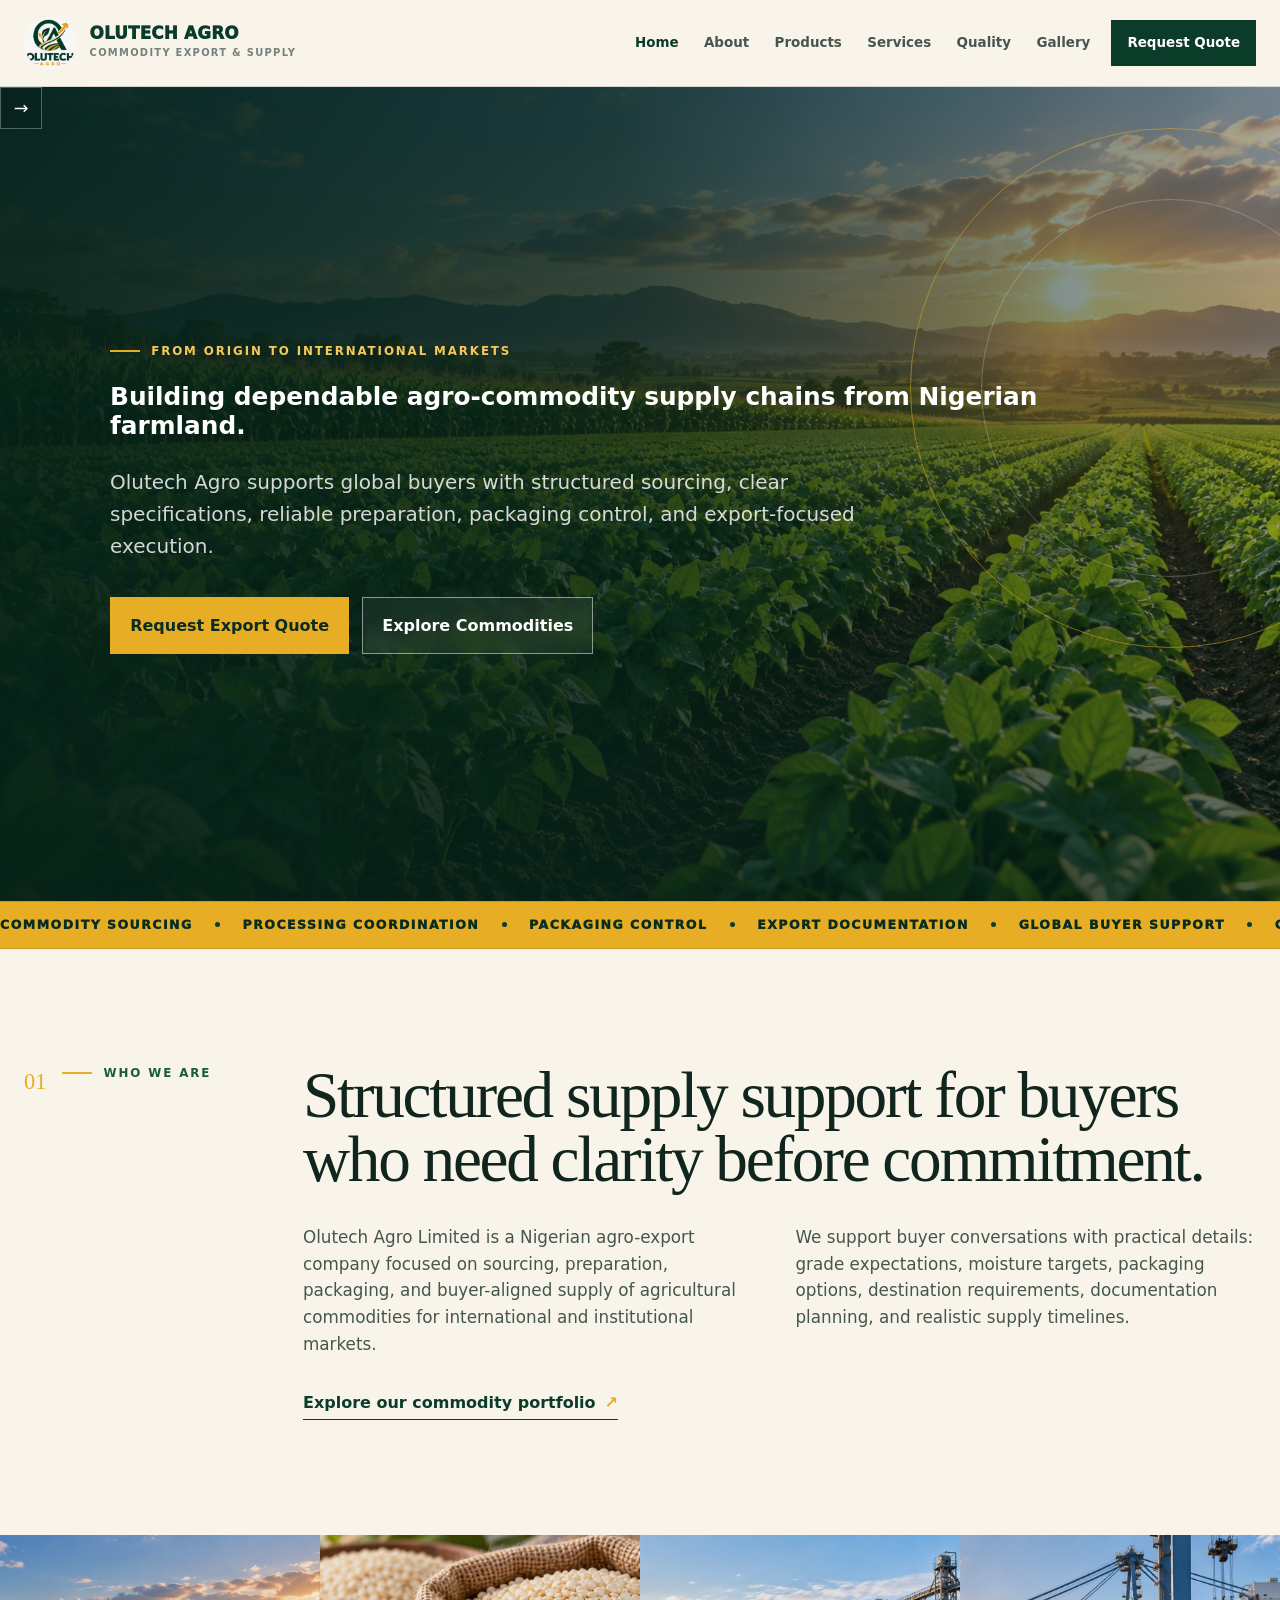
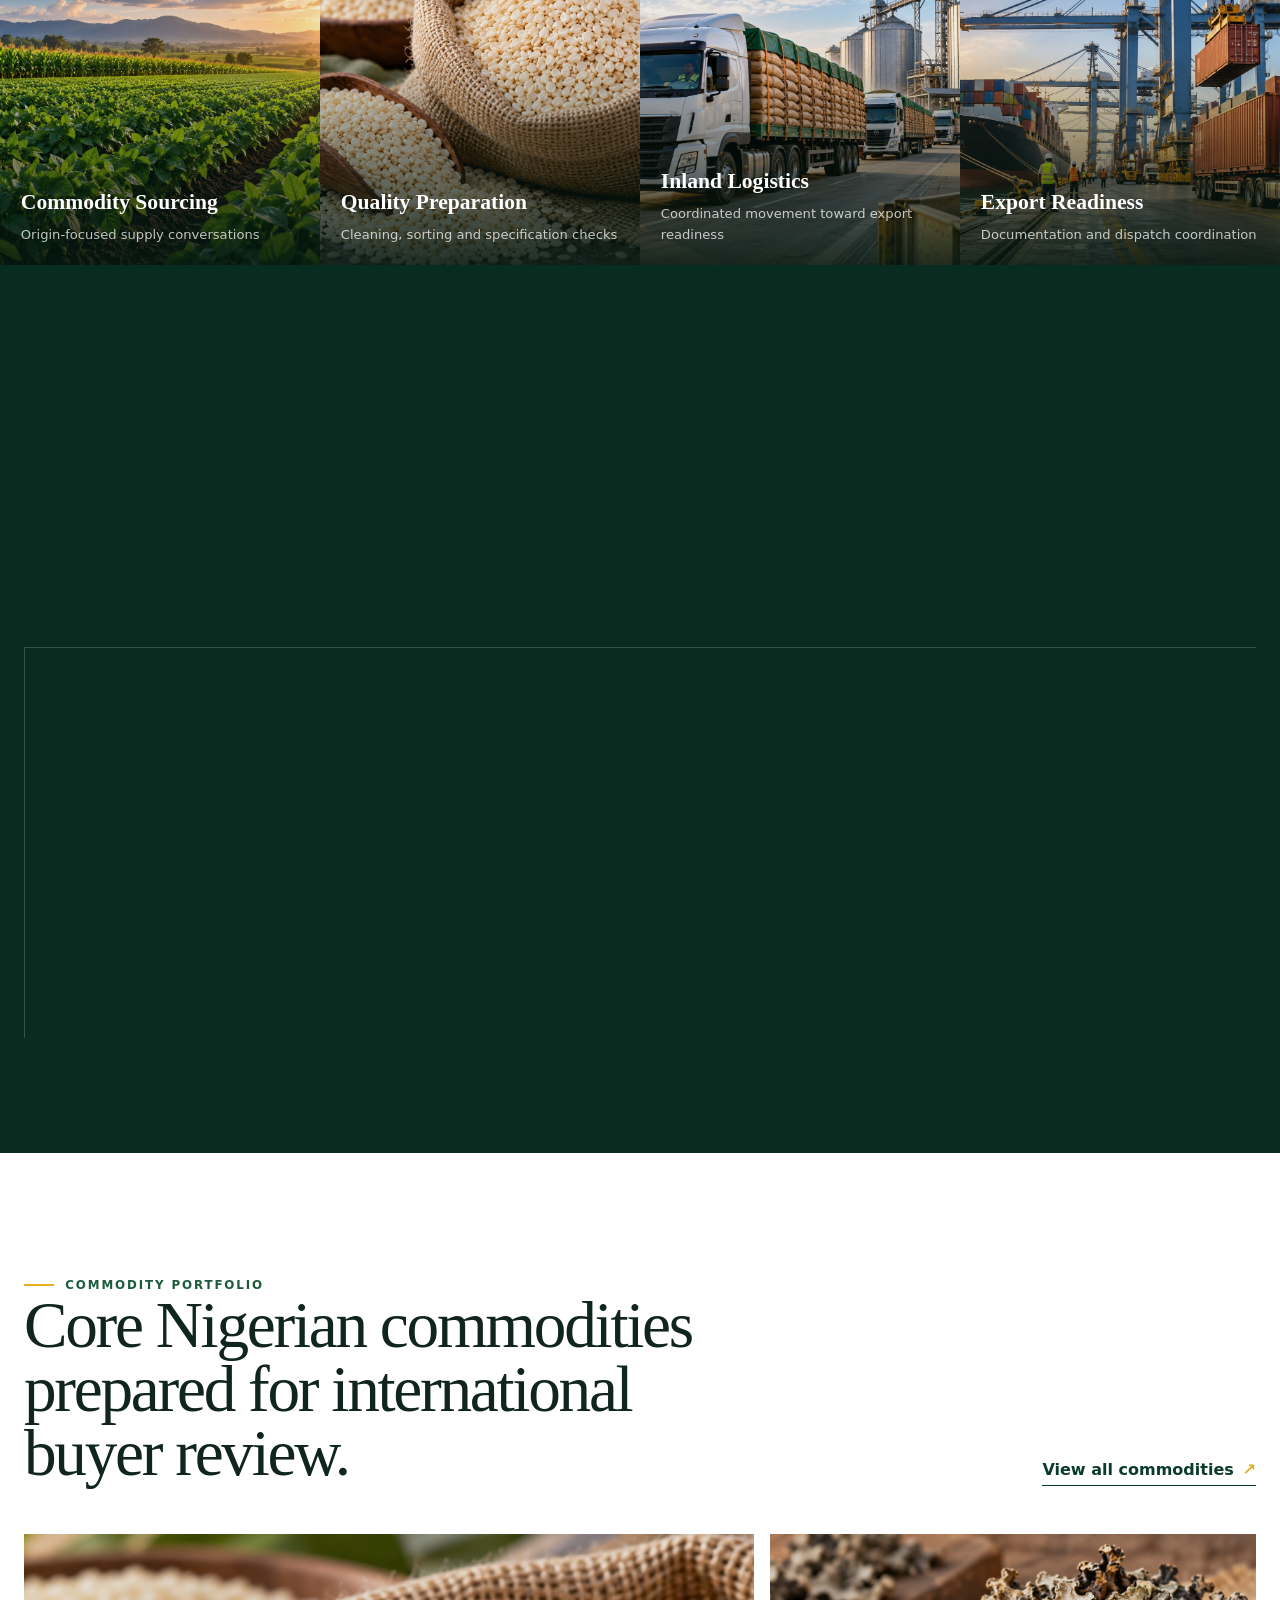
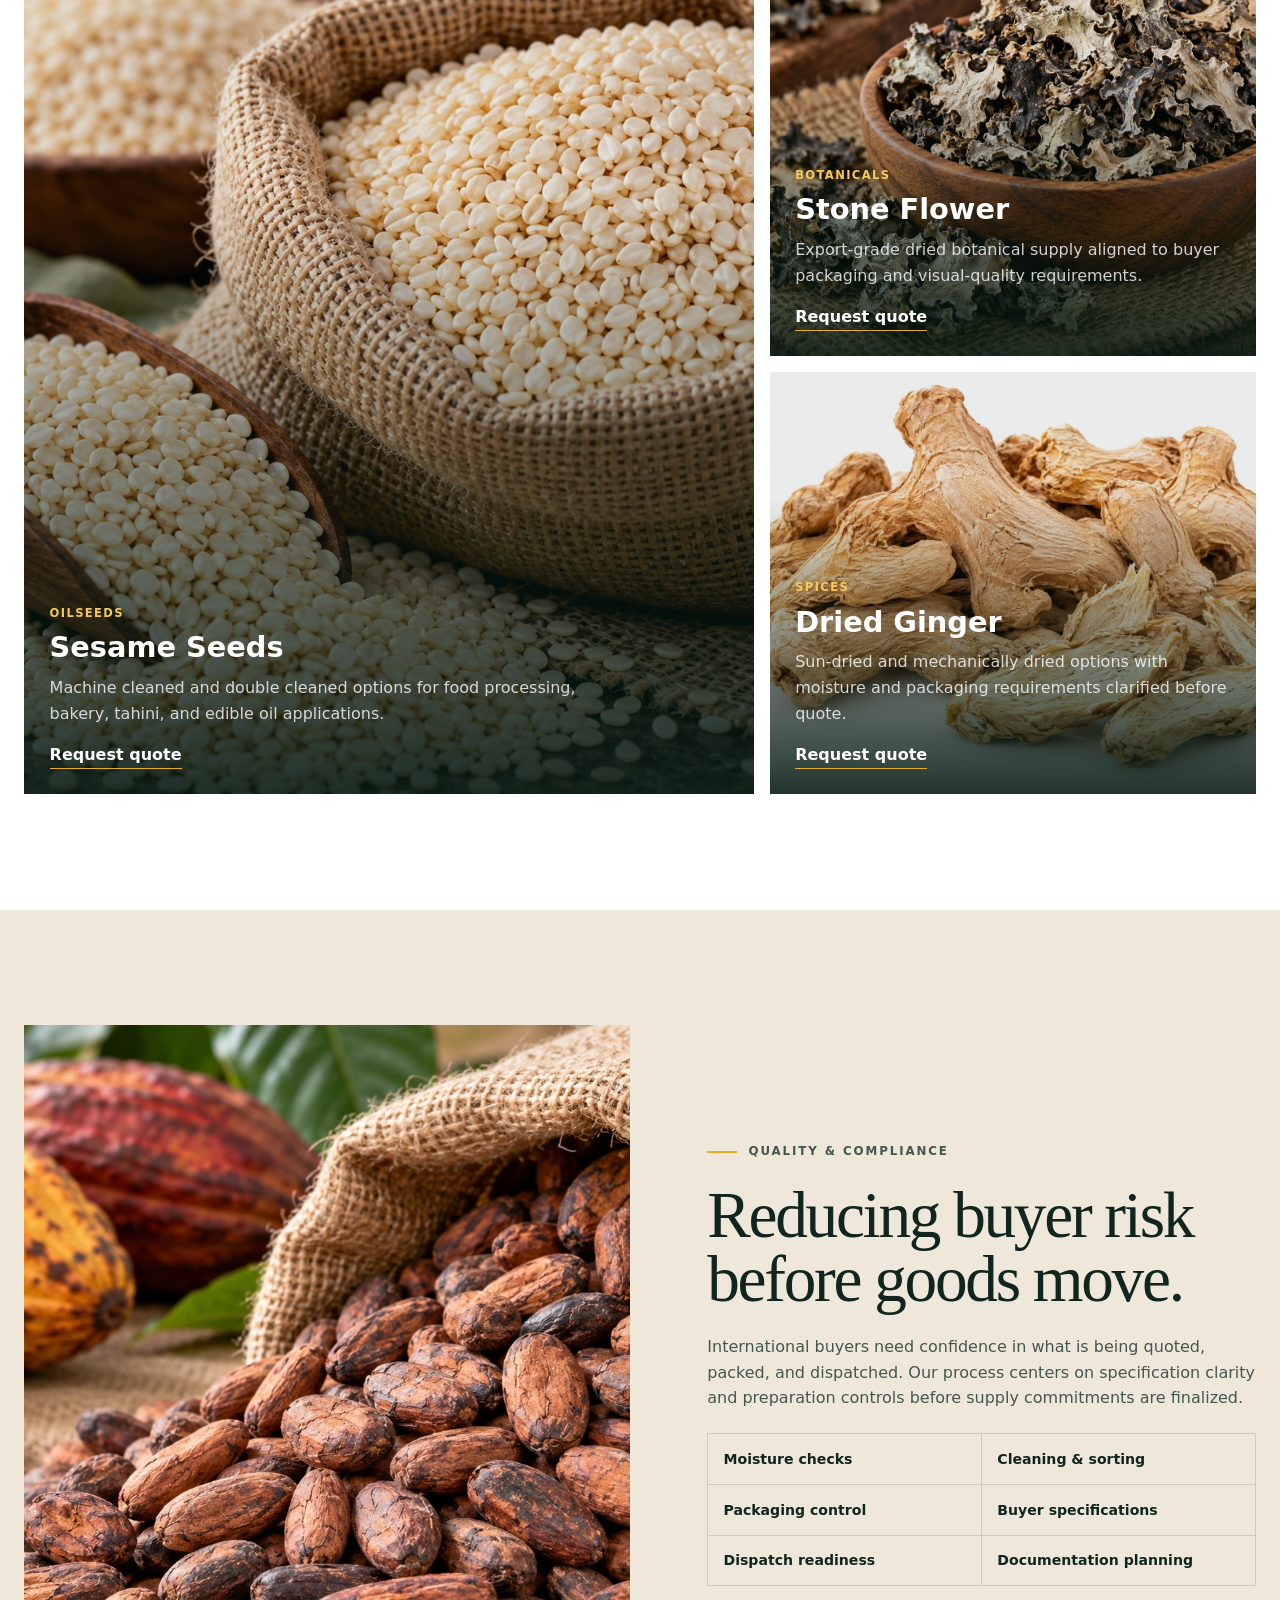
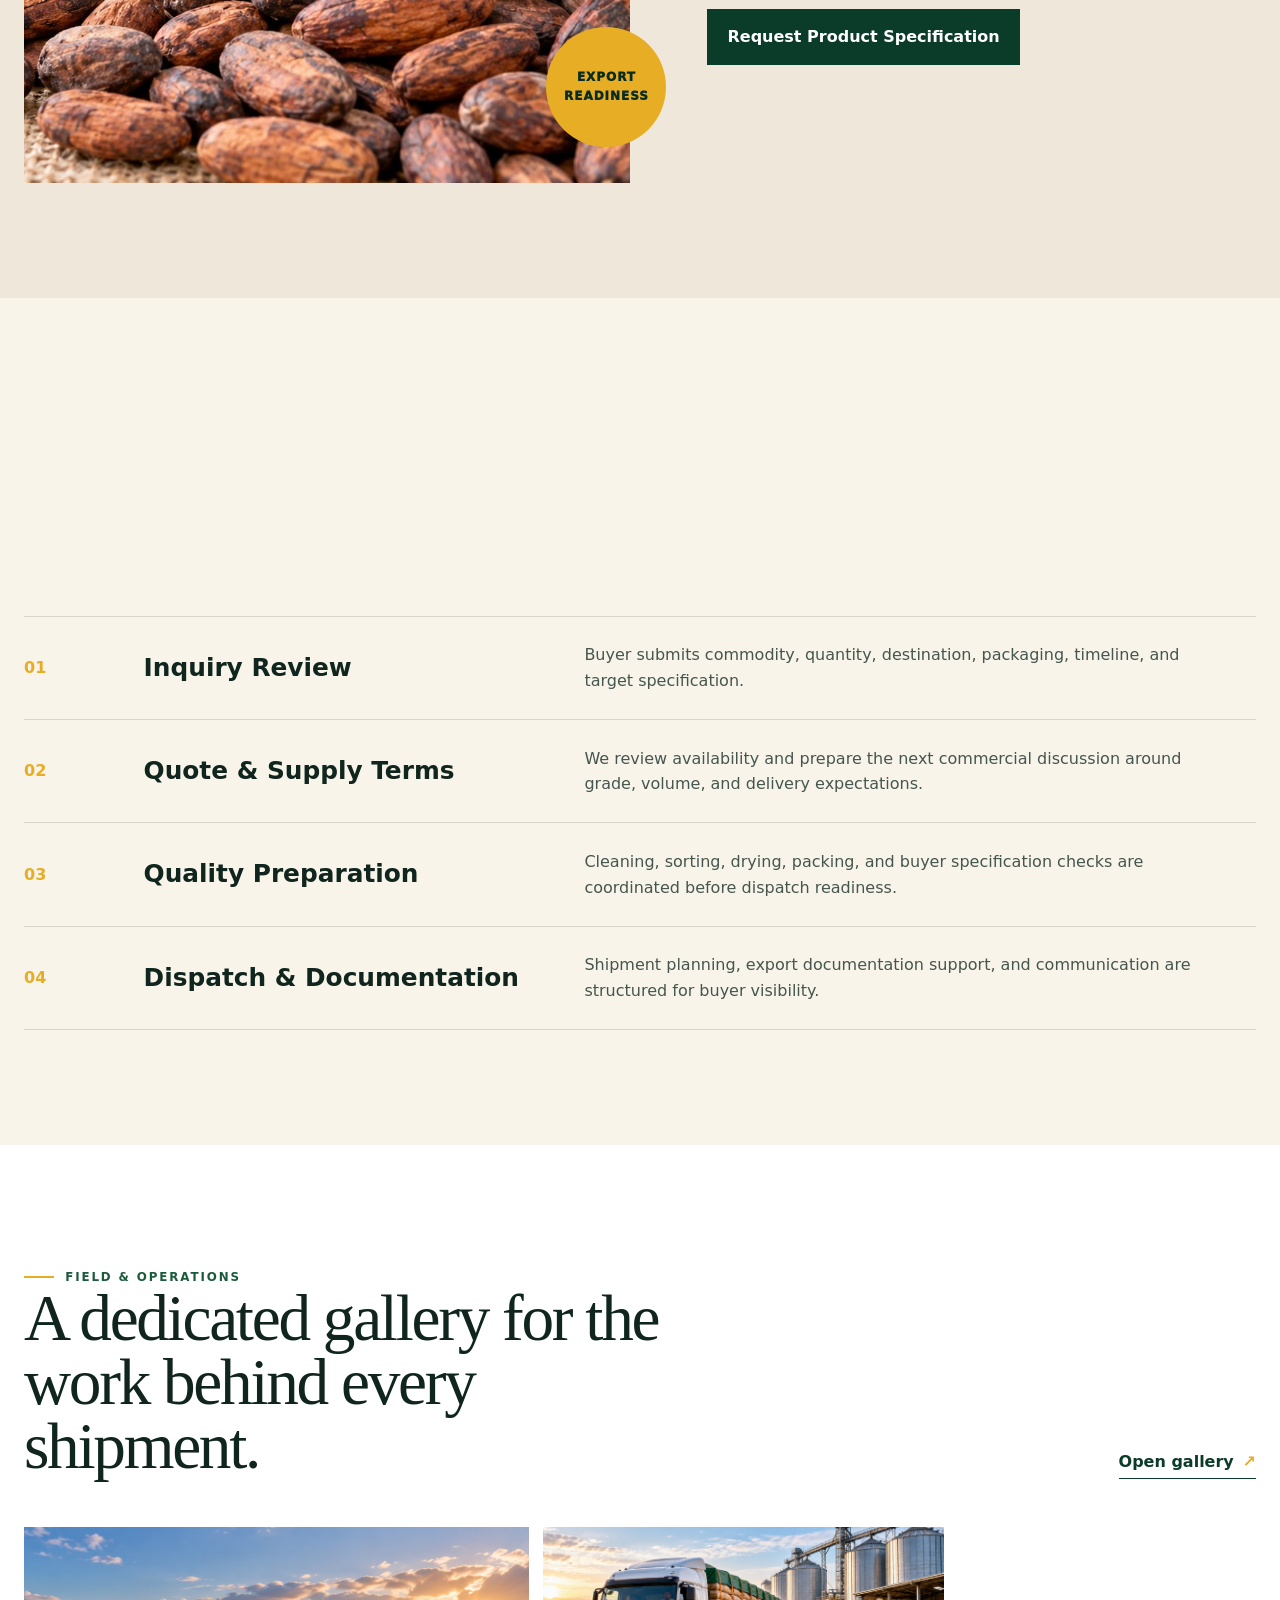
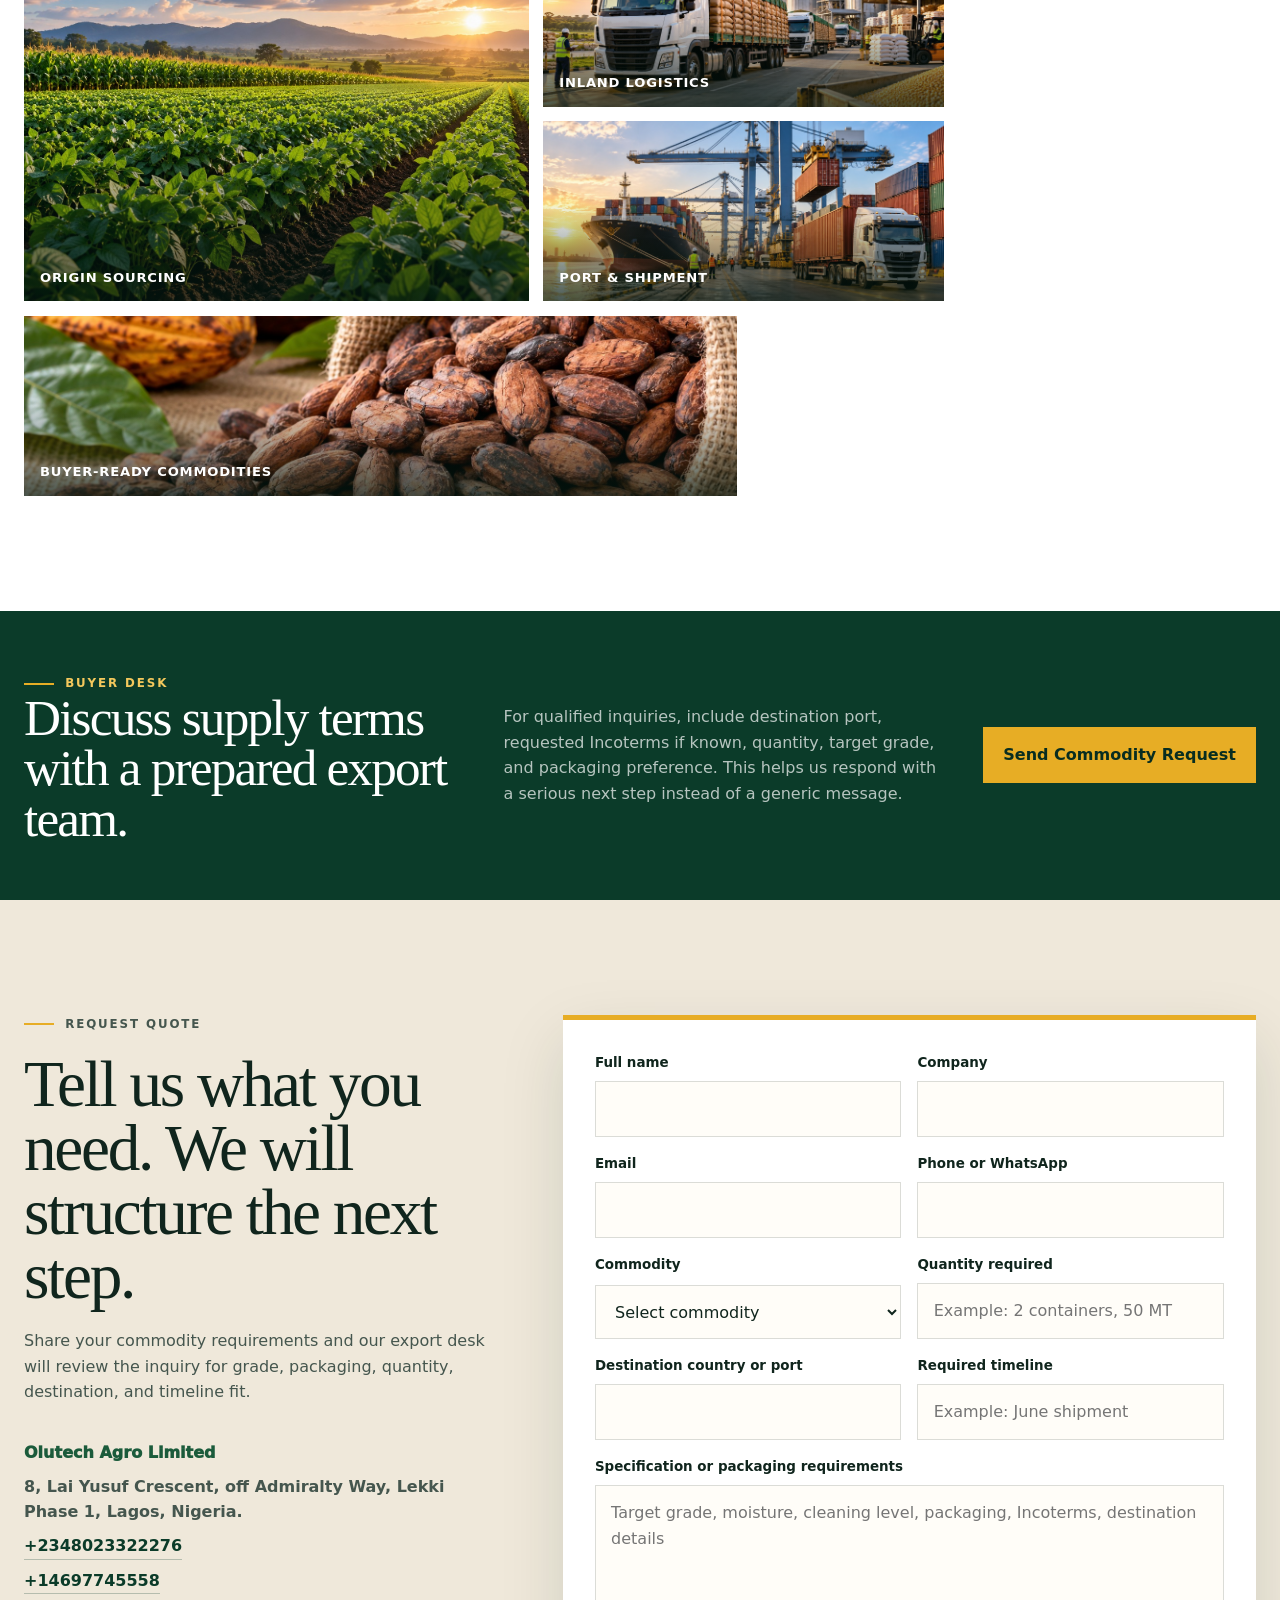
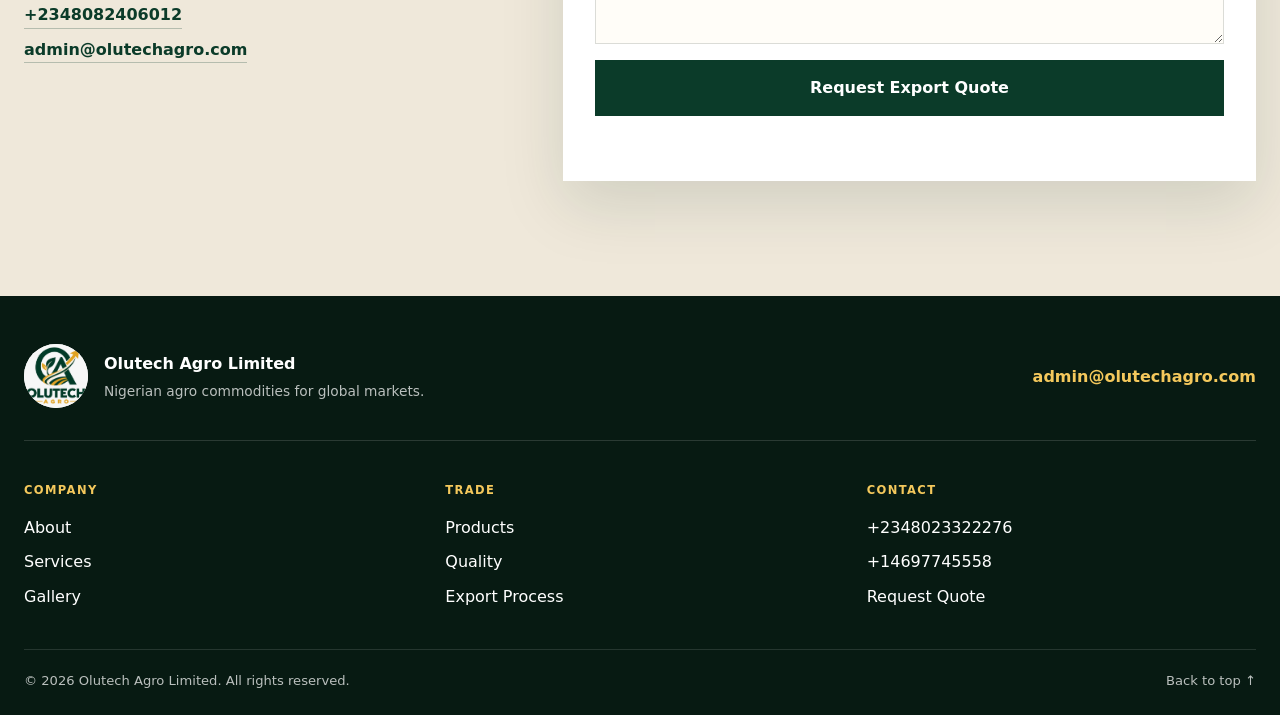
<file: index.html>
<!DOCTYPE html>
<html lang="en">
<head>
  <meta charset="UTF-8">
  <meta name="viewport" content="width=device-width, initial-scale=1.0">
  <title>Olutech Agro Limited | Nigerian Agro-Commodity Export Partner</title>
  <meta name="description" content="Olutech Agro helps global buyers source Nigerian agro-commodities with clear specifications, reliable packaging, quality control, and structured export support.">
  <link rel="canonical" href="https://www.olutechagro.com/">
  <meta property="og:type" content="website">
  <meta property="og:title" content="Olutech Agro Limited | Nigerian Agro-Commodity Export Partner">
  <meta property="og:description" content="Source Nigerian agro-commodities with clear specifications, reliable packaging, quality control, and structured export support.">
  <meta property="og:url" content="https://www.olutechagro.com/">
  <meta property="og:image" content="https://www.olutechagro.com/assets/generated/farmland-hero.jpg">
  <meta name="theme-color" content="#0f3d2a">
  <link rel="stylesheet" href="main.css">
  <script type="application/ld+json">
  {
    "@context": "https://schema.org",
    "@type": "Organization",
    "name": "Olutech Agro Limited",
    "url": "https://www.olutechagro.com/",
    "logo": "https://www.olutechagro.com/assets/olutech-agro-logo.jpg",
    "description": "Nigerian agro-commodity sourcing, processing, quality control, packaging, and structured export support for global buyers.",
    "email": "admin@olutechinc.com",
    "telephone": ["+2348023322276", "+14697745558", "+2348082406012"],
    "address": {
      "@type": "PostalAddress",
      "streetAddress": "8, Lai Yusuf Crescent, off Admiralty Way, Lekki Phase 1",
      "addressLocality": "Lagos",
      "addressCountry": "NG"
    },
    "areaServed": "Worldwide"
  }
  </script>
</head>
<body>
  <header class="site-header" data-nav>
    <div class="container nav-shell">
      <a class="brand" href="index.html" aria-label="Olutech Agro home">
        <img class="brand-logo" src="assets/olutech-agro-logo.jpg" alt="Olutech Agro logo">
        <span class="brand-copy">
          <span class="brand-name">Olutech Agro</span>
          <span class="brand-descriptor">Commodity Export &amp; Supply</span>
        </span>
      </a>

      <button class="nav-toggle" type="button" aria-label="Open navigation" aria-expanded="false" aria-controls="site-navigation" data-nav-toggle>
        <span></span><span></span><span></span>
      </button>

      <nav class="nav-links" id="site-navigation" data-nav-links aria-label="Primary navigation">
        <a class="active" href="#home">Home</a>
        <a href="#about">About</a>
        <a href="products.html">Products</a>
        <a href="#services">Services</a>
        <a href="#quality">Quality</a>
        <a href="gallery.html">Gallery</a>
        <a class="nav-cta" href="#quote">Request Quote</a>
      </nav>
    </div>
  </header>

  <main>
    <section class="hero hero-home hero-slider" id="home" data-hero-slider aria-label="Olutech Agro featured supply">
      <div class="hero-slides" aria-live="polite">
        <article class="hero-slide is-active" data-hero-slide>
          <img class="hero-media" src="assets/generated/farmland-hero.jpg" width="1672" height="941" alt="Expansive farmland representing Olutech Agro commodity sourcing">
          <div class="hero-overlay"></div>
          <div class="container hero-content reveal">
            <p class="eyebrow eyebrow-light">From origin to international markets</p>
            <h3>Building dependable agro-commodity supply chains from Nigerian farmland.</h3>
            <p class="hero-lead">Olutech Agro supports global buyers with structured sourcing, clear specifications, reliable preparation, packaging control, and export-focused execution.</p>
            <div class="hero-actions"><a class="btn btn-gold" href="#quote">Request Export Quote</a><a class="btn btn-ghost" href="products.html">Explore Commodities</a></div>
          </div>
        </article>
        <article class="hero-slide" data-hero-slide>
          <img class="hero-media" src="assets/generated/trucks-logistics-hero.jpg" width="1672" height="941" alt="Cargo trucks moving agricultural commodities through the supply chain">
          <div class="hero-overlay"></div>
          <div class="container hero-content">
            <p class="eyebrow eyebrow-light">Coordinated inland logistics</p>
            <h3>Moving buyer-ready commodities with disciplined logistics coordination.</h3>
            <p class="hero-lead">From loading points to consolidation and port movement, our export process is built around visibility, timing, handling, and clear communication.</p>
            <div class="hero-actions"><a class="btn btn-gold" href="#process">See Our Process</a><a class="btn btn-ghost" href="#quote">Discuss Supply</a></div>
          </div>
        </article>
        <article class="hero-slide" data-hero-slide>
          <img class="hero-media" src="assets/generated/container-port-hero.jpg" width="1672" height="941" alt="Shipping containers and export logistics at an international cargo port">
          <div class="hero-overlay"></div>
          <div class="container hero-content">
            <p class="eyebrow eyebrow-light">Export readiness</p>
            <h3>Prepared for the final movement from Nigeria to global destinations.</h3>
            <p class="hero-lead">We structure shipment planning, documentation support, dispatch coordination and buyer communication so the commercial process stays clear as goods move.</p>
            <div class="hero-actions"><a class="btn btn-gold" href="gallery.html">View Operations Gallery</a><a class="btn btn-ghost" href="#quote">Request Export Quote</a></div>
          </div>
        </article>
      </div>
      <div class="hero-orbit" aria-hidden="true"></div>
     <!-- <div class="hero-slider-controls container" aria-label="Slideshow controls">
        <button class="hero-arrow" type="button" data-hero-prev aria-label="Previous slide">←</button>
        <div class="hero-dots" role="tablist" aria-label="Choose slide">
          <button class="hero-dot is-active" type="button" data-hero-dot="0" aria-label="Slide 1" aria-selected="true"></button>
          <button class="hero-dot" type="button" data-hero-dot="1" aria-label="Slide 2" aria-selected="false"></button>
          <button class="hero-dot" type="button" data-hero-dot="2" aria-label="Slide 3" aria-selected="false"></button>
        </div>-->
        <button class="hero-arrow" type="button" data-hero-next aria-label="Next slide">→</button>
      </div>
      <!--<div class="hero-bottom container" aria-label="Olutech buyer commitments">
        <div><strong>01</strong><span>Clear specifications</span></div>
        <div><strong>02</strong><span>Controlled preparation</span></div>
        <div><strong>03</strong><span>Structured export support</span></div>
        <div><strong>04</strong><span>Buyer-focused communication</span></div>-->
      </div>
    </section>

    <section class="ticker" aria-label="Olutech Agro capabilities">
      <div class="ticker-track">
        <span>Commodity Sourcing</span><i></i><span>Processing Coordination</span><i></i><span>Packaging Control</span><i></i><span>Export Documentation</span><i></i><span>Global Buyer Support</span><i></i><span>Commodity Sourcing</span><i></i><span>Processing Coordination</span><i></i><span>Packaging Control</span>
      </div>
    </section>

    <section class="section intro-section" id="about">
      <div class="container editorial-grid">
        <div class="section-kicker reveal">
          <span class="section-number">01</span>
          <p class="eyebrow">Who We Are</p>
        </div>
        <div class="editorial-copy reveal">
          <h2>Structured supply support for buyers who need clarity before commitment.</h2>
          <div class="copy-columns">
            <p>Olutech Agro Limited is a Nigerian agro-export company focused on sourcing, preparation, packaging, and buyer-aligned supply of agricultural commodities for international and institutional markets.</p>
            <p>We support buyer conversations with practical details: grade expectations, moisture targets, packaging options, destination requirements, documentation planning, and realistic supply timelines.</p>
          </div>
          <a class="text-link" href="products.html">Explore our commodity portfolio <span aria-hidden="true">↗</span></a>
        </div>
      </div>
    </section>

    <section class="visual-proof-section" aria-label="Olutech Agro operations highlights">
      <div class="visual-proof-grid">
        <article class="visual-proof-card"><img src="assets/generated/farmland-hero.jpg" alt="Farmland representing commodity sourcing"><div><strong>Commodity Sourcing</strong><span>Origin-focused supply conversations</span></div></article>
        <article class="visual-proof-card"><img src="assets/generated/sesame-seeds.jpg" alt="Sesame seeds presented for specification review"><div><strong>Quality Preparation</strong><span>Cleaning, sorting and specification checks</span></div></article>
        <article class="visual-proof-card"><img src="assets/generated/trucks-logistics-hero.jpg" alt="Commodity trucks representing inland logistics"><div><strong>Inland Logistics</strong><span>Coordinated movement toward export readiness</span></div></article>
        <article class="visual-proof-card"><img src="assets/generated/container-port-hero.jpg" alt="Containers and cargo operations at an export terminal"><div><strong>Export Readiness</strong><span>Documentation and dispatch coordination</span></div></article>
      </div>
    </section>

    <section class="feature-rail section-dark" id="services">
      <div class="container feature-heading reveal">
        <div>
          <p class="eyebrow eyebrow-light">What We Do</p>
          <h2>From sourcing conversations to export readiness.</h2>
        </div>
        <p>Our operating model is designed around the way serious commodity buyers evaluate suppliers: origin, specification, handling, packing, timing, documentation, and accountability.</p>
      </div>
      <div class="container feature-grid">
        <article class="feature-card feature-card-image reveal">
          <img src="assets/generated/sesame-seeds.jpg" alt="Sesame seed sourcing and supply">
          <div class="feature-card-content"><span>01</span><h3>Agro-Commodity Sourcing</h3><p>We help buyers identify Nigerian supply options by commodity, grade, origin, volume expectation, and seasonal availability.</p></div>
        </article>
        <article class="feature-card feature-card-image reveal">
          <img src="assets/generated/soybeans.jpg" alt="Commodity processing and quality preparation">
          <div class="feature-card-content"><span>02</span><h3>Processing Coordination</h3><p>Commodity preparation can include cleaning, sorting, drying, and grading checks aligned with the buyer's requested specification.</p></div>
        </article>
        <article class="feature-card feature-card-image reveal">
          <img src="assets/generated/stone-flower.jpg" alt="Packaged stone flower commodity">
          <div class="feature-card-content"><span>03</span><h3>Packaging Control</h3><p>We coordinate PP bags, jute bags, jumbo bags, and buyer-directed packaging requirements for handling and export movement.</p></div>
        </article>
        <article class="feature-card feature-card-image reveal">
          <img src="assets/generated/container-port-hero.jpg" alt="Agro commodities prepared for international shipment">
          <div class="feature-card-content"><span>04</span><h3>Structured Export Support</h3><p>We support the quote, preparation, dispatch, and documentation flow so buyers understand what happens after inquiry.</p></div>
        </article>
      </div>
    </section>

    <section class="section portfolio-section">
      <div class="container portfolio-heading reveal">
        <div>
          <p class="eyebrow">Commodity Portfolio</p>
          <h2>Core Nigerian commodities prepared for international buyer review.</h2>
        </div>
        <a class="text-link" href="products.html">View all commodities <span aria-hidden="true">↗</span></a>
      </div>

      <div class="container portfolio-grid">
        <article class="portfolio-card portfolio-card-wide reveal">
          <img src="assets/generated/sesame-seeds.jpg"width="500" height="380" loading="lazy" alt="Clean sesame seeds for export supply">
          <div class="portfolio-caption">
            <span>Oilseeds</span>
            <h3>Sesame Seeds</h3>
            <p>Machine cleaned and double cleaned options for food processing, bakery, tahini, and edible oil applications.</p>
            <a href="index.html?product=Sesame%20Seeds#quote">Request quote</a>
          </div>
        </article>

        <article class="portfolio-card reveal">
          <img src="assets/generated/stone-flower.jpg" width="720" height="520" loading="lazy" alt="Stone flower kalpasi botanical commodity">
          <div class="portfolio-caption">
            <span>Botanicals</span>
            <h3>Stone Flower</h3>
            <p>Export-grade dried botanical supply aligned to buyer packaging and visual-quality requirements.</p>
            <a href="index.html?product=Stone%20Flower%20%28Kalpasi%29#quote">Request quote</a>
          </div>
        </article>

        <article class="portfolio-card reveal">
          <img src="assets/generated/dried-ginger.jpg" width="720" height="520" loading="lazy" alt="Dried split ginger prepared for export">
          <div class="portfolio-caption">
            <span>Spices</span>
            <h3>Dried Ginger</h3>
            <p>Sun-dried and mechanically dried options with moisture and packaging requirements clarified before quote.</p>
            <a href="index.html?product=Dried%20Ginger#quote">Request quote</a>
          </div>
        </article>
      </div>
    </section>

    <section class="section quality-section" id="quality">
      <div class="container quality-layout">
        <div class="quality-image reveal">
          <img src="assets/generated/cocoa-beans.jpg" width="1512" height="1040" loading="lazy" alt="Cocoa beans presented for export quality review">
          <div class="quality-stamp">Export<br>Readiness</div>
        </div>
        <div class="quality-copy reveal">
          <p class="eyebrow">Quality &amp; Compliance</p>
          <h2>Reducing buyer risk before goods move.</h2>
          <p>International buyers need confidence in what is being quoted, packed, and dispatched. Our process centers on specification clarity and preparation controls before supply commitments are finalized.</p>
          <div class="quality-list">
            <span>Moisture checks</span>
            <span>Cleaning &amp; sorting</span>
            <span>Packaging control</span>
            <span>Buyer specifications</span>
            <span>Dispatch readiness</span>
            <span>Documentation planning</span>
          </div>
          <a class="btn btn-primary" href="#quote">Request Product Specification</a>
        </div>
      </div>
    </section>

    <section class="section process-section" id="process">
      <div class="container process-heading reveal">
        <div>
          <p class="eyebrow">Export Process</p>
          <h2>A clear path from inquiry to prepared supply.</h2>
        </div>
        <p>Every commercial conversation moves through a defined sequence so buyers know what happens next and which information is needed at each stage.</p>
      </div>
      <div class="container process-list">
        <article class="process-row reveal"><span>01</span><h3>Inquiry Review</h3><p>Buyer submits commodity, quantity, destination, packaging, timeline, and target specification.</p></article>
        <article class="process-row reveal"><span>02</span><h3>Quote &amp; Supply Terms</h3><p>We review availability and prepare the next commercial discussion around grade, volume, and delivery expectations.</p></article>
        <article class="process-row reveal"><span>03</span><h3>Quality Preparation</h3><p>Cleaning, sorting, drying, packing, and buyer specification checks are coordinated before dispatch readiness.</p></article>
        <article class="process-row reveal"><span>04</span><h3>Dispatch &amp; Documentation</h3><p>Shipment planning, export documentation support, and communication are structured for buyer visibility.</p></article>
      </div>
    </section>

    <section class="section gallery-preview-section">
      <div class="container portfolio-heading reveal">
        <div>
          <p class="eyebrow">Field &amp; Operations</p>
          <h2>A dedicated gallery for the work behind every shipment.</h2>
        </div>
        <a class="text-link" href="gallery.html">Open gallery <span aria-hidden="true">↗</span></a>
      </div>
      <div class="container gallery-preview-grid reveal">
        <a class="gallery-preview-image tall" href="gallery.html"><img src="assets/generated/farmland-hero.jpg" alt="Farmland and agricultural sourcing"><span>Origin sourcing</span></a>
        <a class="gallery-preview-image" href="gallery.html"><img src="assets/generated/trucks-logistics-hero.jpg" alt="Agro commodity trucks and inland logistics"><span>Inland logistics</span></a>
        <a class="gallery-preview-image" href="gallery.html"><img src="assets/generated/container-port-hero.jpg" alt="Container terminal and export shipment movement"><span>Port &amp; shipment</span></a>
        <a class="gallery-preview-image wide" href="gallery.html"><img src="assets/generated/cocoa-beans.jpg" alt="Cocoa beans prepared for buyer review"><span>Buyer-ready commodities</span></a>
      </div>
    </section>

    <section class="buyer-strip">
      <div class="container buyer-grid reveal">
        <div>
          <p class="eyebrow eyebrow-light">Buyer Desk</p>
          <h2>Discuss supply terms with a prepared export team.</h2>
        </div>
        <p>For qualified inquiries, include destination port, requested Incoterms if known, quantity, target grade, and packaging preference. This helps us respond with a serious next step instead of a generic message.</p>
        <a class="btn btn-gold" href="#quote">Send Commodity Request</a>
      </div>
    </section>

    <section class="section contact-section" id="quote">
      <div class="container contact-grid">
        <div class="contact-copy reveal">
          <p class="eyebrow">Request Quote</p>
          <h2>Tell us what you need. We will structure the next step.</h2>
          <p>Share your commodity requirements and our export desk will review the inquiry for grade, packaging, quantity, destination, and timeline fit.</p>
          <address class="contact-details">
            <span>Olutech Agro Limited</span>
            <strong>8, Lai Yusuf Crescent, off Admiralty Way, Lekki Phase 1, Lagos, Nigeria.</strong>
            <a href="tel:+2348023322276">+2348023322276</a>
            <a href="tel:+14697745558">+14697745558</a>
            <a href="tel:+2348082406012">+2348082406012</a>
            <a href="mailto:admin@olutechinc.com">admin@olutechagro.com</a>
          </address>
        </div>

        <form class="quote-form reveal" action="https://formspree.io/f/xzdwgzey" method="POST" aria-label="Export quote request form" id="quote-form">
          <input type="hidden" name="_subject" value="Olutech Agro Export Quote Request">
          <div class="field-row">
            <div class="field"><label for="full-name">Full name</label><input id="full-name" name="full_name" type="text" autocomplete="name" required></div>
            <div class="field"><label for="company">Company</label><input id="company" name="company" type="text" autocomplete="organization" required></div>
          </div>
          <div class="field-row">
            <div class="field"><label for="email">Email</label><input id="email" name="email" type="email" autocomplete="email" required></div>
            <div class="field"><label for="phone">Phone or WhatsApp</label><input id="phone" name="phone_or_whatsapp" type="tel" autocomplete="tel" required></div>
          </div>
          <div class="field-row">
            <div class="field">
              <label for="commodity">Commodity</label>
              <select id="commodity" name="commodity" data-commodity-select required>
                <option value="">Select commodity</option>
                <option>Sesame Seeds</option><option>Stone Flower (Kalpasi)</option><option>Dried Ginger</option><option>Soybeans</option><option>Raw Cashew Nuts</option><option>Palm Kernel</option><option>Cocoa Beans</option><option>Hibiscus Flower</option><option>Dried Chili Pepper</option><option>Groundnuts</option><option>Millet</option><option>Sorghum</option><option>Yellow Maize</option><option>Shea Nuts</option>
              </select>
            </div>
            <div class="field"><label for="quantity">Quantity required</label><input id="quantity" name="quantity" type="text" placeholder="Example: 2 containers, 50 MT" required></div>
          </div>
          <div class="field-row">
            <div class="field"><label for="destination">Destination country or port</label><input id="destination" name="destination" type="text" required></div>
            <div class="field"><label for="timeline">Required timeline</label><input id="timeline" name="timeline" type="text" placeholder="Example: June shipment"></div>
          </div>
          <div class="field"><label for="requirements">Specification or packaging requirements</label><textarea id="requirements" name="specification_or_packaging_requirements" rows="5" placeholder="Target grade, moisture, cleaning level, packaging, Incoterms, destination details"></textarea></div>
          <button class="btn btn-primary" type="submit">Request Export Quote</button>
          <p class="form-note" id="form-note" role="status" aria-live="polite"></p>
        </form>
      </div>
    </section>
  </main>

  <footer class="footer">
    <div class="container footer-top">
      <div class="footer-brand-block">
        <img src="assets/olutech-agro-logo.jpg" alt="Olutech Agro logo">
        <div><strong>Olutech Agro Limited</strong><span>Nigerian agro commodities for global markets.</span></div>
      </div>
      <a class="footer-email" href="mailto:admin@olutechagro.com">admin@olutechagro.com</a>
    </div>
    <div class="container footer-grid">
      <div><span class="footer-label">Company</span><a href="#about">About</a><a href="#services">Services</a><a href="gallery.html">Gallery</a></div>
      <div><span class="footer-label">Trade</span><a href="products.html">Products</a><a href="#quality">Quality</a><a href="#process">Export Process</a></div>
      <div><span class="footer-label">Contact</span><a href="tel:+2348023322276">+2348023322276</a><a href="tel:+14697745558">+14697745558</a><a href="#quote">Request Quote</a></div>
    </div>
    <div class="container footer-bottom"><span>&copy; 2026 Olutech Agro Limited. All rights reserved.</span><a href="#home">Back to top ↑</a></div>
  </footer>

  <script src="main.js"></script>
</body>
</html>
</file>
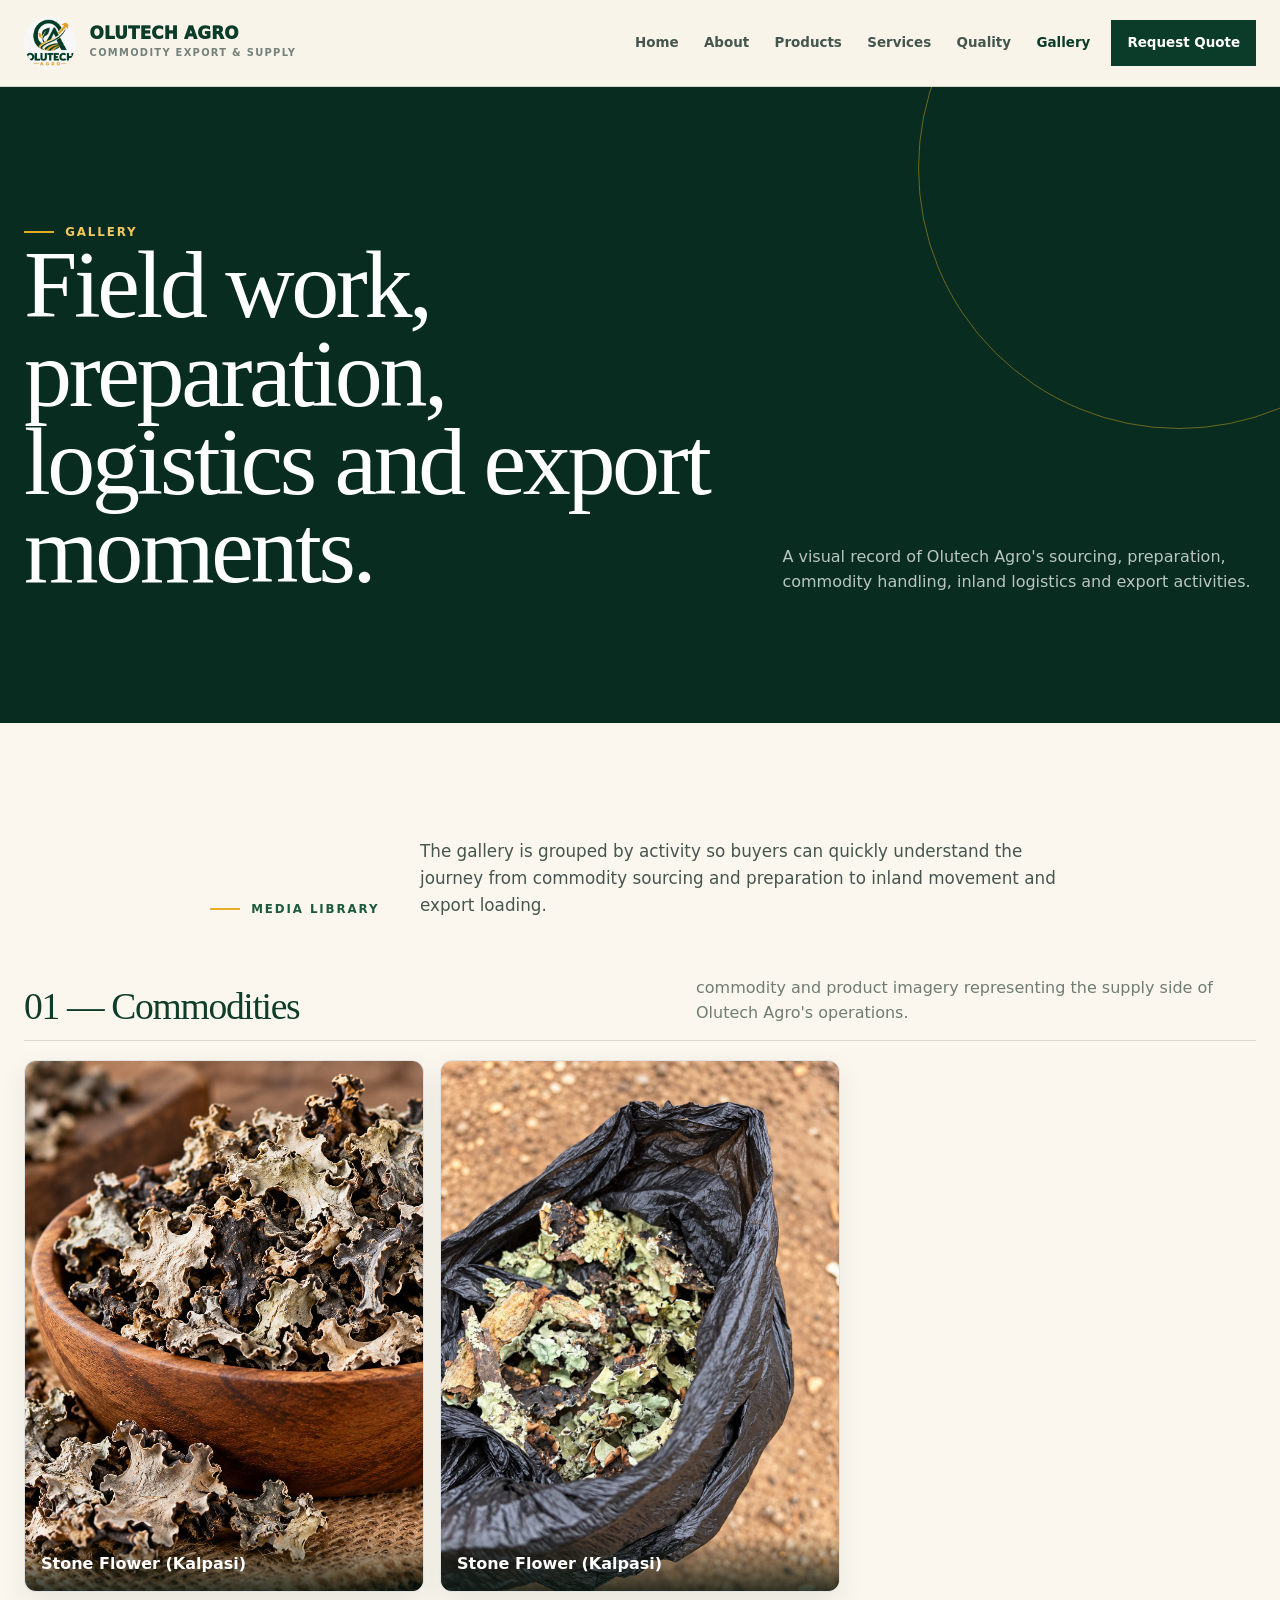
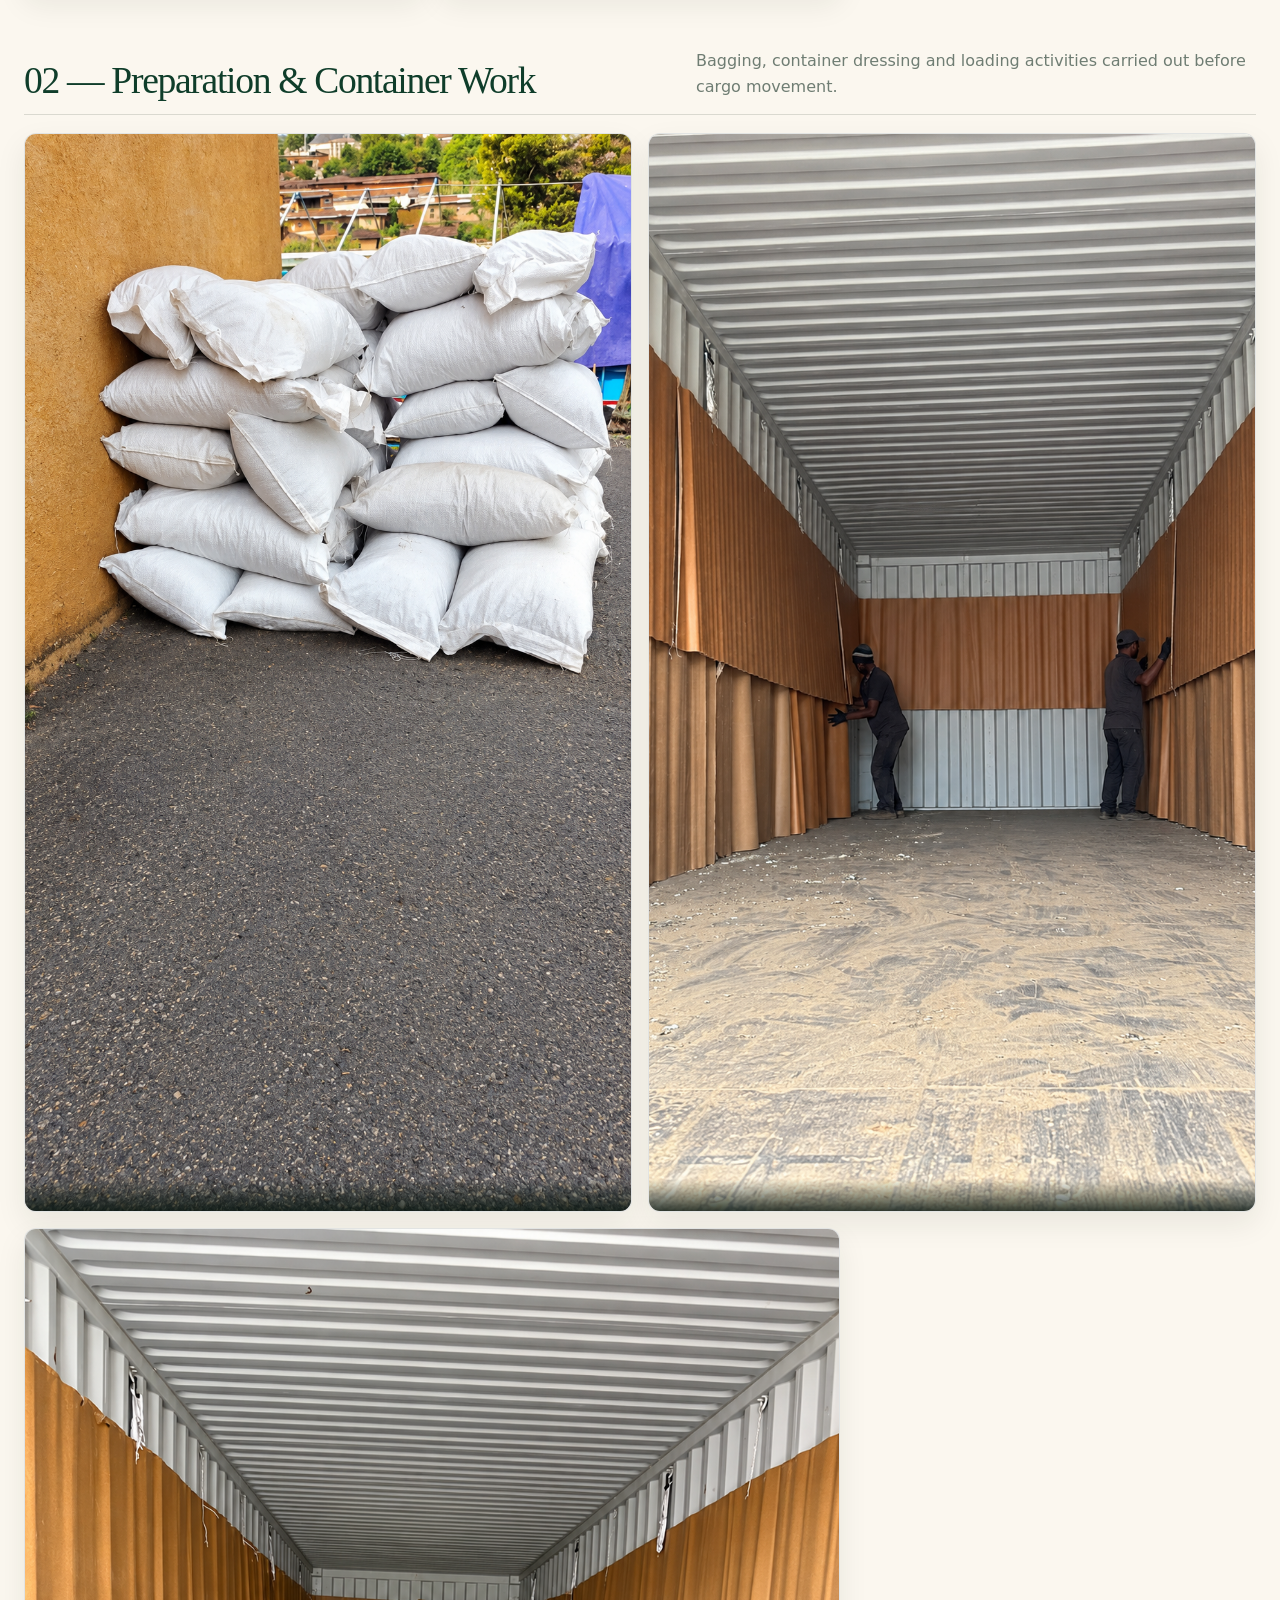
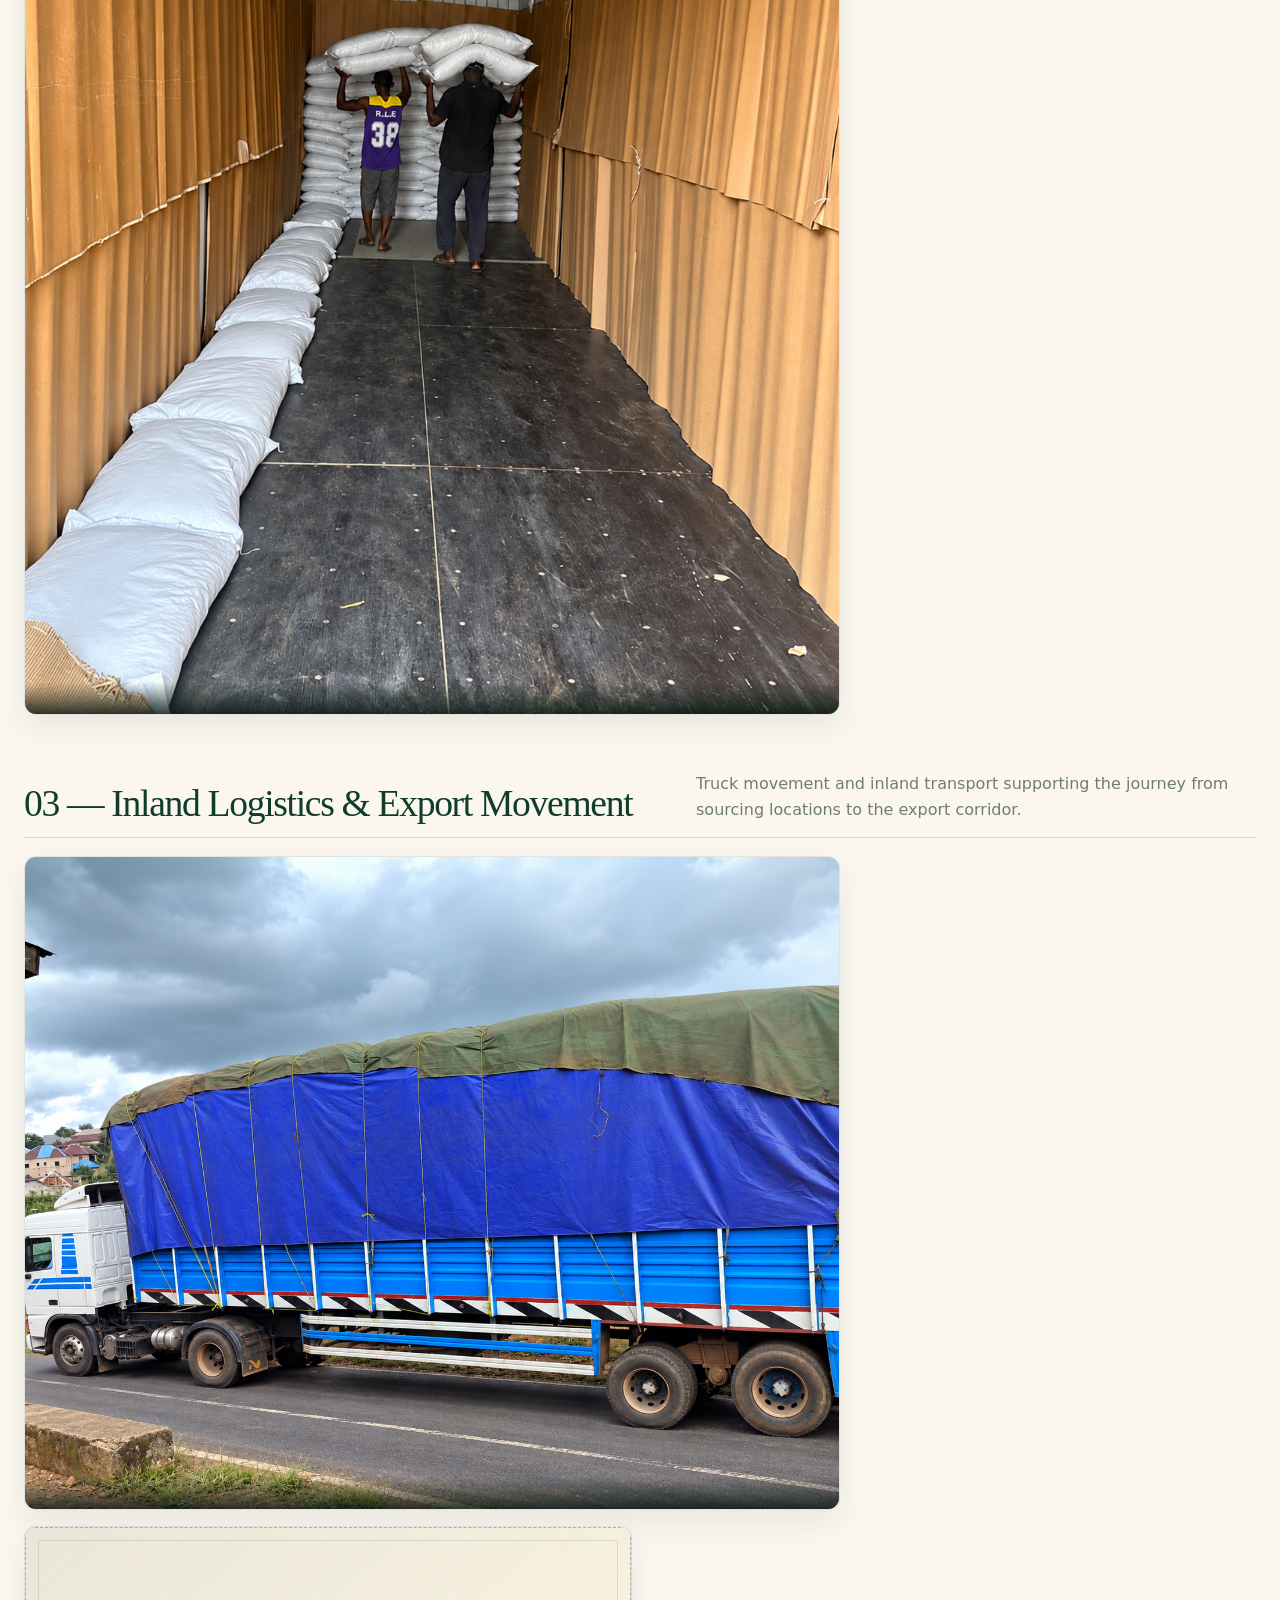
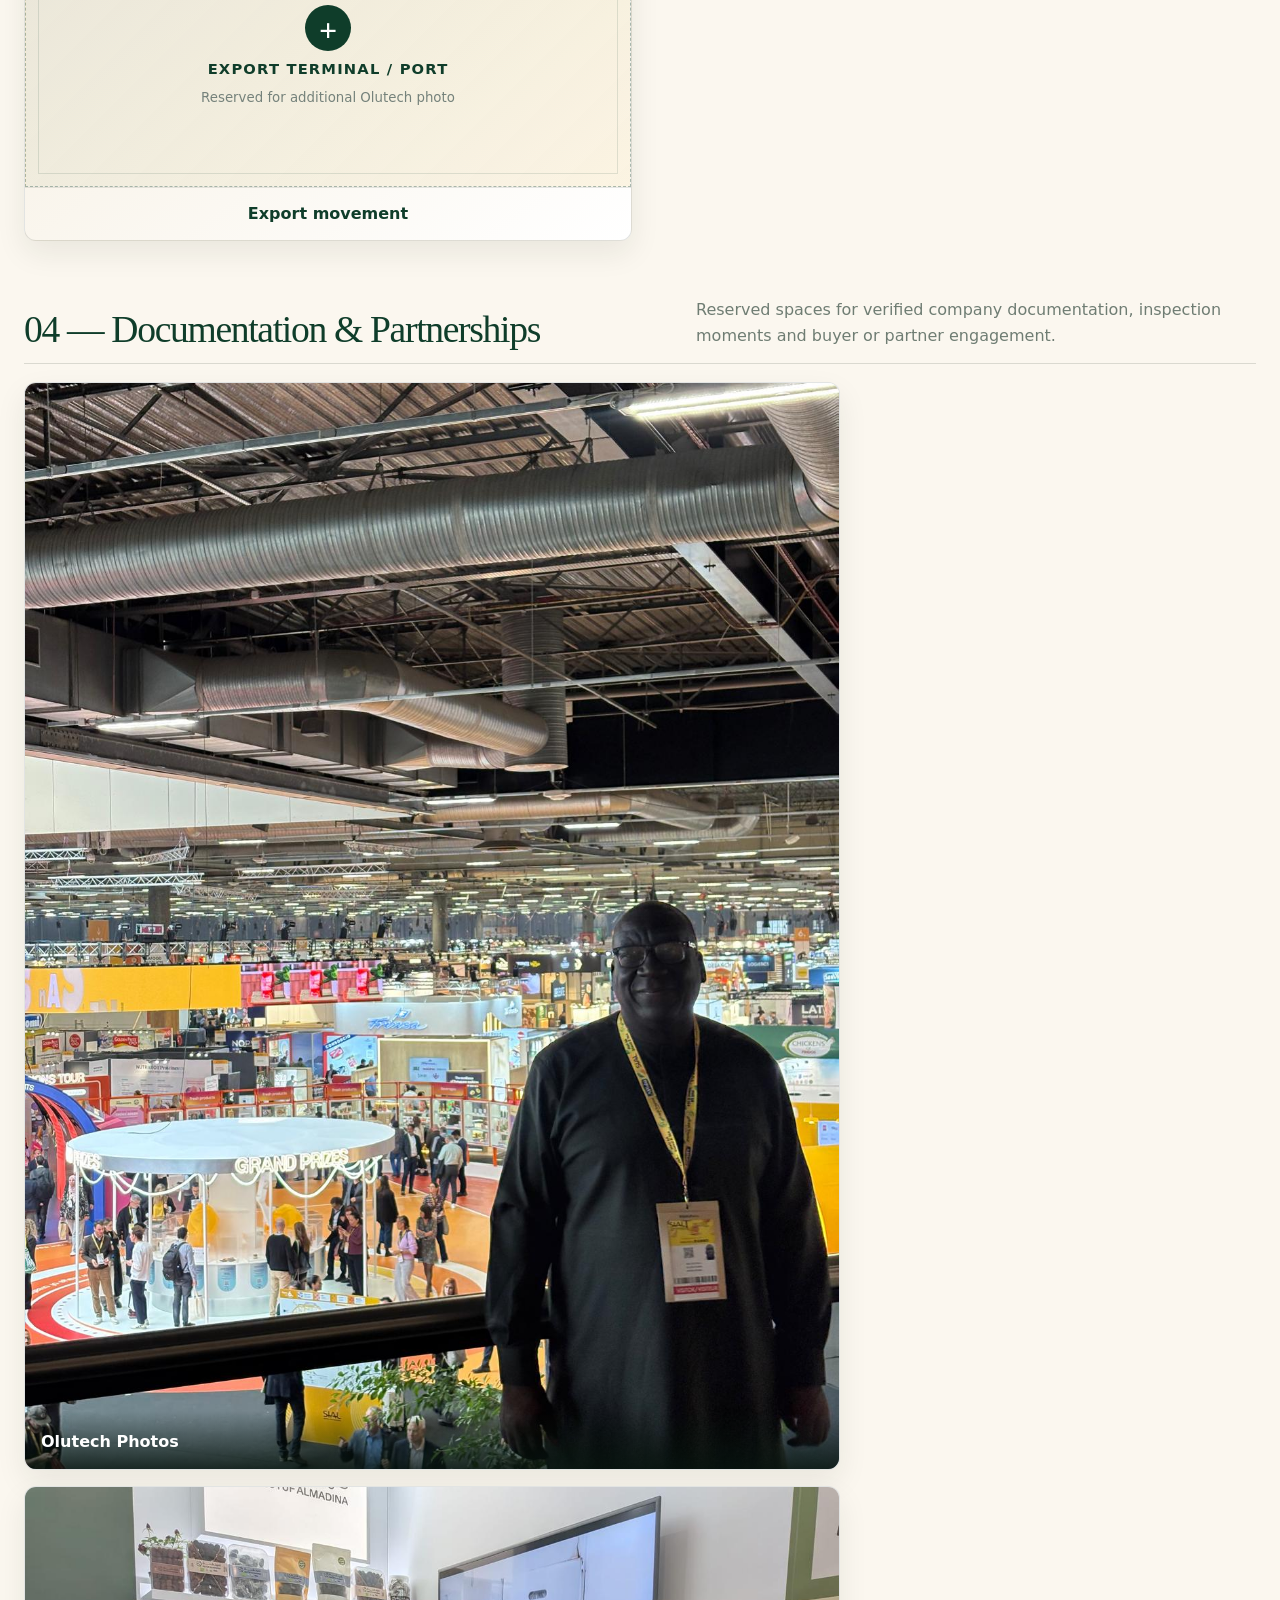
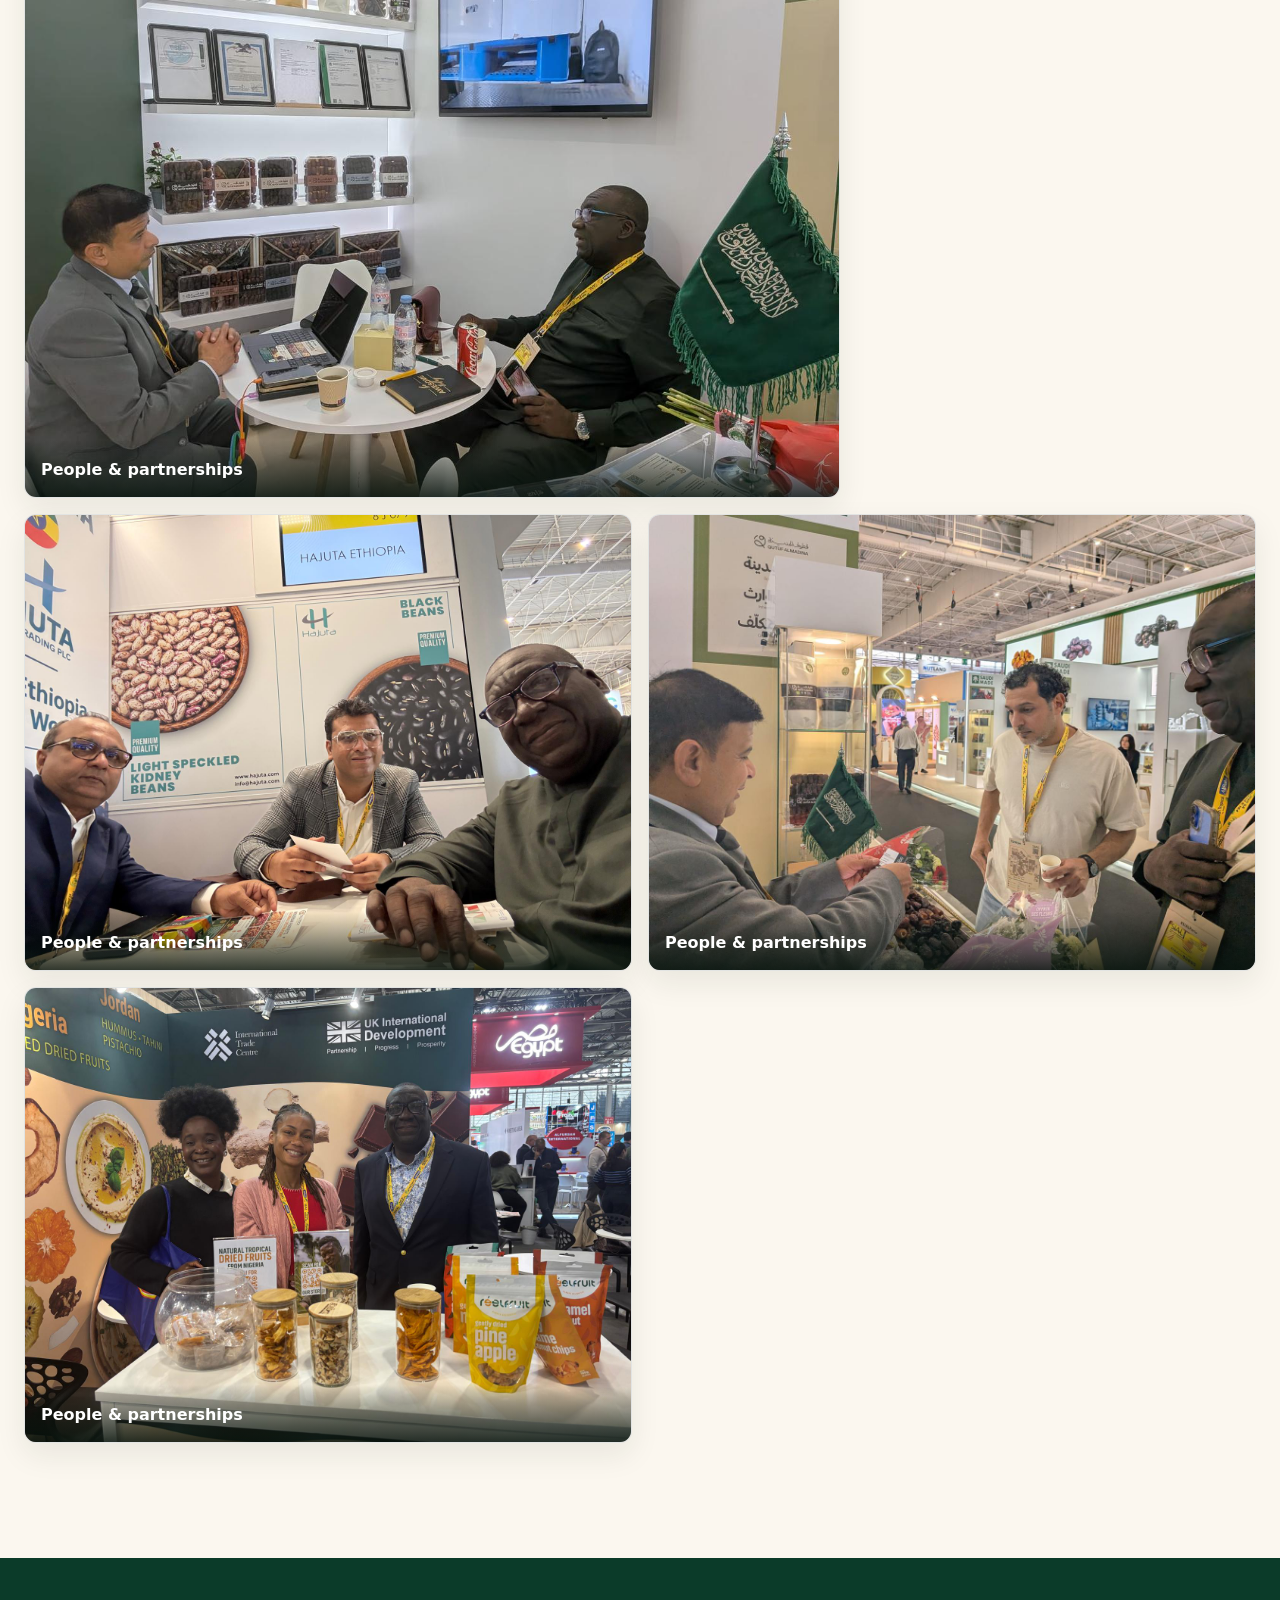
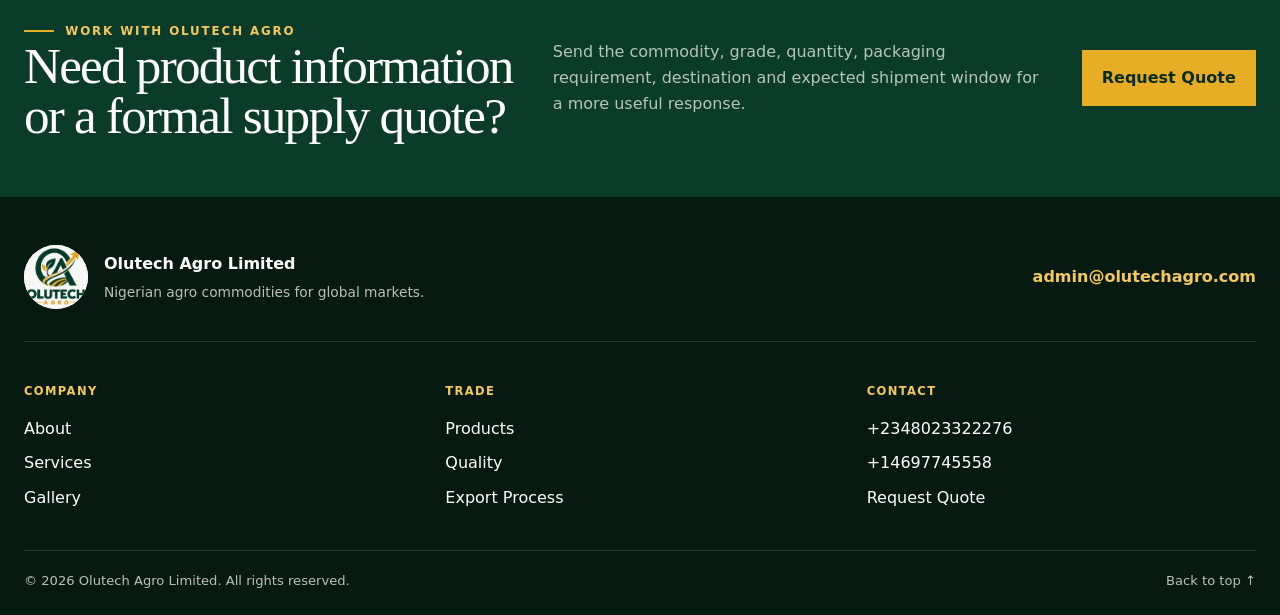
<file: gallery.html>
<!DOCTYPE html>
<html lang="en">
<head>
  <meta charset="UTF-8">
  <meta name="viewport" content="width=device-width, initial-scale=1.0">
  <title>Gallery | Olutech Agro Limited</title>
  <meta name="description" content="Olutech Agro field, sourcing, processing, packaging and export operations gallery.">
  <meta name="theme-color" content="#0f3d2a">
  <link rel="stylesheet" href="main.css">
  <style>
    .gallery-page-section { background: #fbf7ef; }
    .gallery-toolbar { max-width: 860px; margin-bottom: 2.5rem; }
    .gallery-toolbar p:last-child { color: var(--text, #405148); font-size: 1.05rem; }
    .gallery-group { margin-top: 3.5rem; }
    .gallery-group:first-of-type { margin-top: 0; }
    .gallery-group-head { display:flex; align-items:end; justify-content:space-between; gap:1.5rem; margin-bottom:1.15rem; padding-bottom:.9rem; border-bottom:1px solid rgba(20,35,27,.14); }
    .gallery-group-head h2 { margin:0; font-size:clamp(1.55rem,3vw,2.35rem); color:#0f3d2a; }
    .gallery-group-head p { max-width:560px; color:#6f7d73; }
    .gallery-grid-organized { display:grid; grid-template-columns:repeat(12,minmax(0,1fr)); gap:1rem; }
    .gallery-card { position:relative; overflow:hidden; margin:0; background:#fff; border:1px solid rgba(20,35,27,.12); border-radius:12px; box-shadow:0 12px 30px rgba(20,35,27,.08); min-height:280px; }
    .gallery-card img { width:100%; height:100%; min-height:280px; object-fit:cover; display:block; transition:transform .35s ease; }
    .gallery-card:hover img { transform:scale(1.025); }
    .gallery-card figcaption { position:absolute; left:0; right:0; bottom:0; padding:1.1rem 1rem .9rem; color:#fff; font-weight:800; background:linear-gradient(transparent,rgba(7,20,14,.82)); }
    .gallery-card--hero { grid-column:span 8; min-height:440px; }
    .gallery-card--hero img { min-height:440px; }
    .gallery-card--tall { grid-column:span 4; min-height:440px; }
    .gallery-card--tall img { min-height:440px; }
    .gallery-card--half { grid-column:span 6; min-height:340px; }
    .gallery-card--half img { min-height:340px; }
    .gallery-card--third { grid-column:span 4; min-height:300px; }
    .gallery-card--third img { min-height:300px; }
    .gallery-card--placeholder { grid-column:span 6; min-height:260px; display:grid; place-items:center; background:linear-gradient(145deg,#f6efe1,#fff); }
    .gallery-card--placeholder .frame-placeholder { min-height:260px; width:100%; display:grid; place-items:center; align-content:center; gap:.4rem; text-align:center; color:#405148; }
    .gallery-card--placeholder .frame-placeholder span { width:46px; height:46px; display:grid; place-items:center; border-radius:50%; background:#0f3d2a; color:#fff; font-weight:900; }
    .gallery-card--placeholder .frame-placeholder strong { color:#0f3d2a; }
    .gallery-card--placeholder figcaption { position:static; color:#0f3d2a; background:none; text-align:center; padding:.85rem; border-top:1px solid rgba(20,35,27,.1); width:100%; }
    @media (max-width: 900px) {
      .gallery-group-head { align-items:start; flex-direction:column; gap:.55rem; }
      .gallery-card--hero,.gallery-card--tall,.gallery-card--half,.gallery-card--third,.gallery-card--placeholder { grid-column:span 6; min-height:300px; }
      .gallery-card--hero img,.gallery-card--tall img,.gallery-card--half img,.gallery-card--third img { min-height:300px; }
    }
    @media (max-width: 640px) {
      .gallery-grid-organized { grid-template-columns:1fr; }
      .gallery-card--hero,.gallery-card--tall,.gallery-card--half,.gallery-card--third,.gallery-card--placeholder { grid-column:auto; min-height:260px; }
      .gallery-card--hero img,.gallery-card--tall img,.gallery-card--half img,.gallery-card--third img { min-height:260px; }
    }
  </style>
</head>
<body id="top">
  <header class="site-header" data-nav>
    <div class="container nav-shell">
      <a class="brand" href="index.html" aria-label="Olutech Agro home"><img class="brand-logo" src="assets/olutech-agro-logo.jpg" alt="Olutech Agro logo"><span class="brand-copy"><span class="brand-name">Olutech Agro</span><span class="brand-descriptor">Commodity Export &amp; Supply</span></span></a>
      <button class="nav-toggle" type="button" aria-label="Open navigation" aria-expanded="false" aria-controls="site-navigation" data-nav-toggle><span></span><span></span><span></span></button>
      <nav class="nav-links" id="site-navigation" data-nav-links aria-label="Primary navigation"><a href="index.html#home">Home</a><a href="index.html#about">About</a><a href="products.html">Products</a><a href="index.html#services">Services</a><a href="index.html#quality">Quality</a><a class="active" href="gallery.html">Gallery</a><a class="nav-cta" href="index.html#quote">Request Quote</a></nav>
    </div>
  </header>

  <main>
    <section class="page-hero gallery-hero">
      <div class="container page-hero-grid reveal">
        <div><p class="eyebrow eyebrow-light">Gallery</p><h1>Field work, preparation, logistics and export moments.</h1></div>
        <p>A visual record of Olutech Agro's sourcing, preparation, commodity handling, inland logistics and export activities.</p>
      </div>
    </section>

    <section class="section gallery-page-section">
      <div class="container gallery-toolbar reveal">
        <p class="eyebrow">Media Library</p>
        <p>The gallery is grouped by activity so buyers can quickly understand the journey from commodity sourcing and preparation to inland movement and export loading.</p>
      </div>

      <div class="container gallery-group">
        <div class="gallery-group-head reveal">
          <h2>01 —  Commodities</h2>
          <p> commodity and product imagery representing the supply side of Olutech Agro's operations.</p>
        </div>
        <div class="gallery-grid-organized">

          <figure class="gallery-card gallery-card--tall reveal"><img src="assets/generated/stone-flower.jpg" loading="lazy" alt="Stone Flower Kalpasi botanical commodity"><figcaption>Stone Flower (Kalpasi)</figcaption></figure>
          <figure class="gallery-card gallery-card--tall reveal"><img src="assets\products\IMG_0541.HEIC" loading="lazy" alt="Stone Flower Kalpasi botanical commodity"><figcaption>Stone Flower (Kalpasi)</figcaption></figure>

        </div>
      </div>

      <div class="container gallery-group">
        <div class="gallery-group-head reveal">
          <h2>02 — Preparation &amp; Container Work</h2>
          <p>Bagging, container dressing and loading activities carried out before cargo movement.</p>
        </div>
        <div class="gallery-grid-organized">
          <figure class="gallery-card gallery-card--half reveal"><img src="assets/products/35e4a849-e885-4251-ba0d-7d9f4866ea9d.jpg" loading="lazy" alt="Filled export bags stacked during preparation"><figcaption></figcaption></figure>
          <figure class="gallery-card gallery-card--half reveal"><img src="assets/products/be36daa1-7364-415c-8927-5a34214f5199.jpg" loading="lazy" alt="Container interior being dressed for cargo"><figcaption></figcaption></figure>
          <figure class="gallery-card gallery-card--hero reveal"><img src="assets/products/3e9a791f-a6ed-43ee-b4f0-05c76c7f29be.jpg" loading="lazy" alt="White commodity bags being loaded inside a container"><figcaption></figcaption></figure>
        </div>
      </div>

      <div class="container gallery-group">
        <div class="gallery-group-head reveal">
          <h2>03 — Inland Logistics &amp; Export Movement</h2>
          <p>Truck movement and inland transport supporting the journey from sourcing locations to the export corridor.</p>
        </div>
        <div class="gallery-grid-organized">
          <figure class="gallery-card gallery-card--hero reveal"><img src="assets/products/5499ea83-4aa9-4ac2-b967-10023270b1bd.jpg" loading="lazy" alt="Cargo truck transporting agricultural commodities"><figcaption></figcaption></figure>
          <figure class="gallery-card gallery-card--placeholder reveal"><div class="frame-placeholder"><span>+</span><strong>Export terminal / port</strong><small>Reserved for additional Olutech photo</small></div><figcaption>Export movement</figcaption></figure>
        </div>
      </div>

      <div class="container gallery-group">
        <div class="gallery-group-head reveal">
          <h2>04 — Documentation &amp; Partnerships</h2>
          <p>Reserved spaces for verified company documentation, inspection moments and buyer or partner engagement.</p>
        </div>
        <div class="gallery-grid-organized">
          <figure class="gallery-card gallery-card--hero reveal"><img src="assets\products\IMG-20261019-WA0009.jpg" loading="lazy" alt="SIAL Paris"><figcaption>Olutech Photos</figcaption></figure>
          <figure class="gallery-card gallery-card--hero reveal"><img src="assets\products\IMG-20261019-WA0003.jpg" loading="lazy" alt="SIAL Paris"><figcaption>People &amp; partnerships</figcaption></figure>
          <figure class="gallery-card gallery-card--half reveal"><img src="assets\products\IMG-20261019-WA0006.jpg" loading="lazy" alt="SIAL Paris"><figcaption>People &amp; partnerships</figcaption></figure>
          <figure class="gallery-card gallery-card--half reveal"><img src="assets\products\IMG-20261019-WA0007.jpg" loading="lazy" alt="SIAL Paris"><figcaption>People &amp; partnerships</figcaption></figure>
          <figure class="gallery-card gallery-card--half reveal"><img src="assets\products\IMG-20261019-WA0010.jpg" loading="lazy" alt="SIAL Paris"><figcaption>People &amp; partnerships</figcaption></figure>
        </div>
        </div>
        </div>
        </div>
      </div>
    </section>

    <section class="buyer-strip"><div class="container buyer-grid reveal"><div><p class="eyebrow eyebrow-light">Work with Olutech Agro</p><h2>Need product information or a formal supply quote?</h2></div><p>Send the commodity, grade, quantity, packaging requirement, destination and expected shipment window for a more useful response.</p><a class="btn btn-gold" href="index.html#quote">Request Quote</a></div></section>
  </main>

  <footer class="footer">
    <div class="container footer-top"><div class="footer-brand-block"><img src="assets/olutech-agro-logo.jpg" alt="Olutech Agro logo"><div><strong>Olutech Agro Limited</strong><span>Nigerian agro commodities for global markets.</span></div></div><a class="footer-email" href="mailto:admin@olutechagrocom">admin@olutechagro.com</a></div>
    <div class="container footer-grid"><div><span class="footer-label">Company</span><a href="index.html#about">About</a><a href="index.html#services">Services</a><a href="gallery.html">Gallery</a></div><div><span class="footer-label">Trade</span><a href="products.html">Products</a><a href="index.html#quality">Quality</a><a href="index.html#process">Export Process</a></div><div><span class="footer-label">Contact</span><a href="tel:+2348023322276">+2348023322276</a><a href="tel:+14697745558">+14697745558</a><a href="index.html#quote">Request Quote</a></div></div>
    <div class="container footer-bottom"><span>&copy; 2026 Olutech Agro Limited. All rights reserved.</span><a href="#top">Back to top ↑</a></div>
  </footer>
  <script src="main.js"></script>
</body>
</html>
</file>
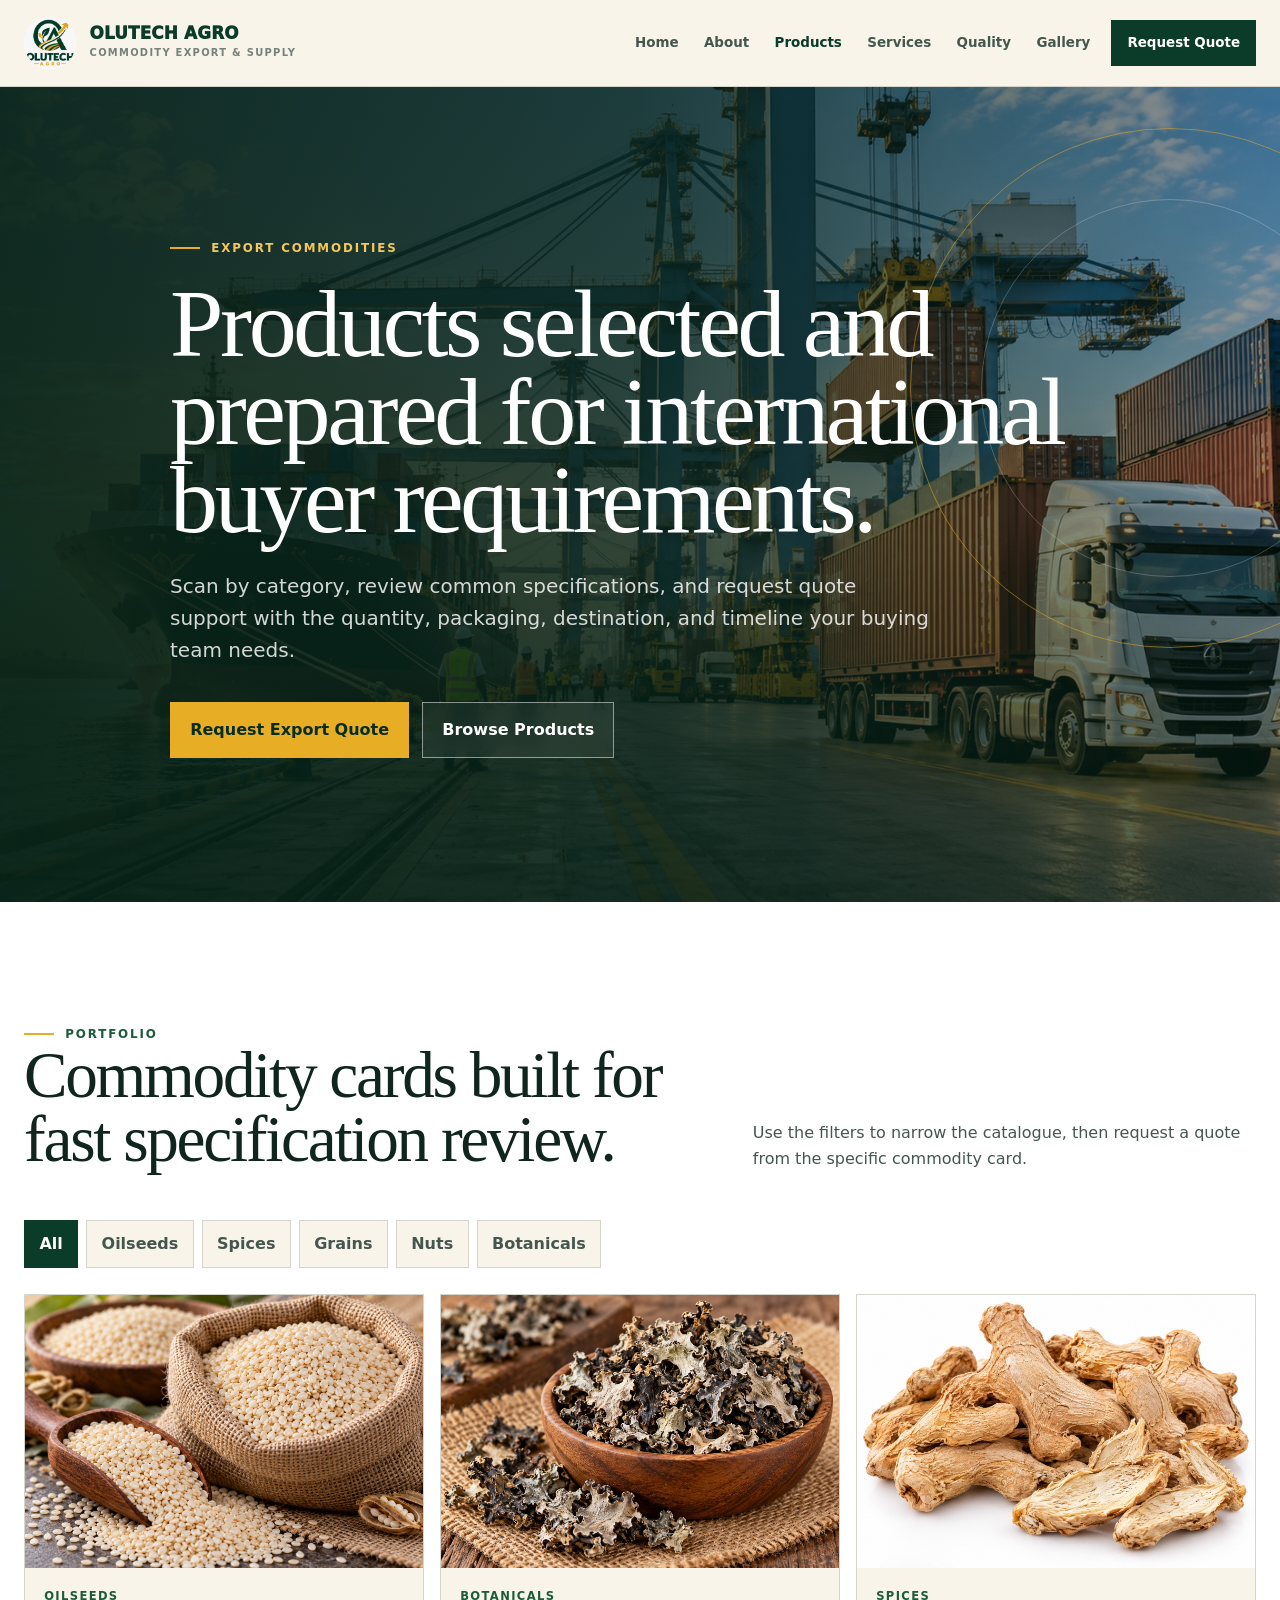
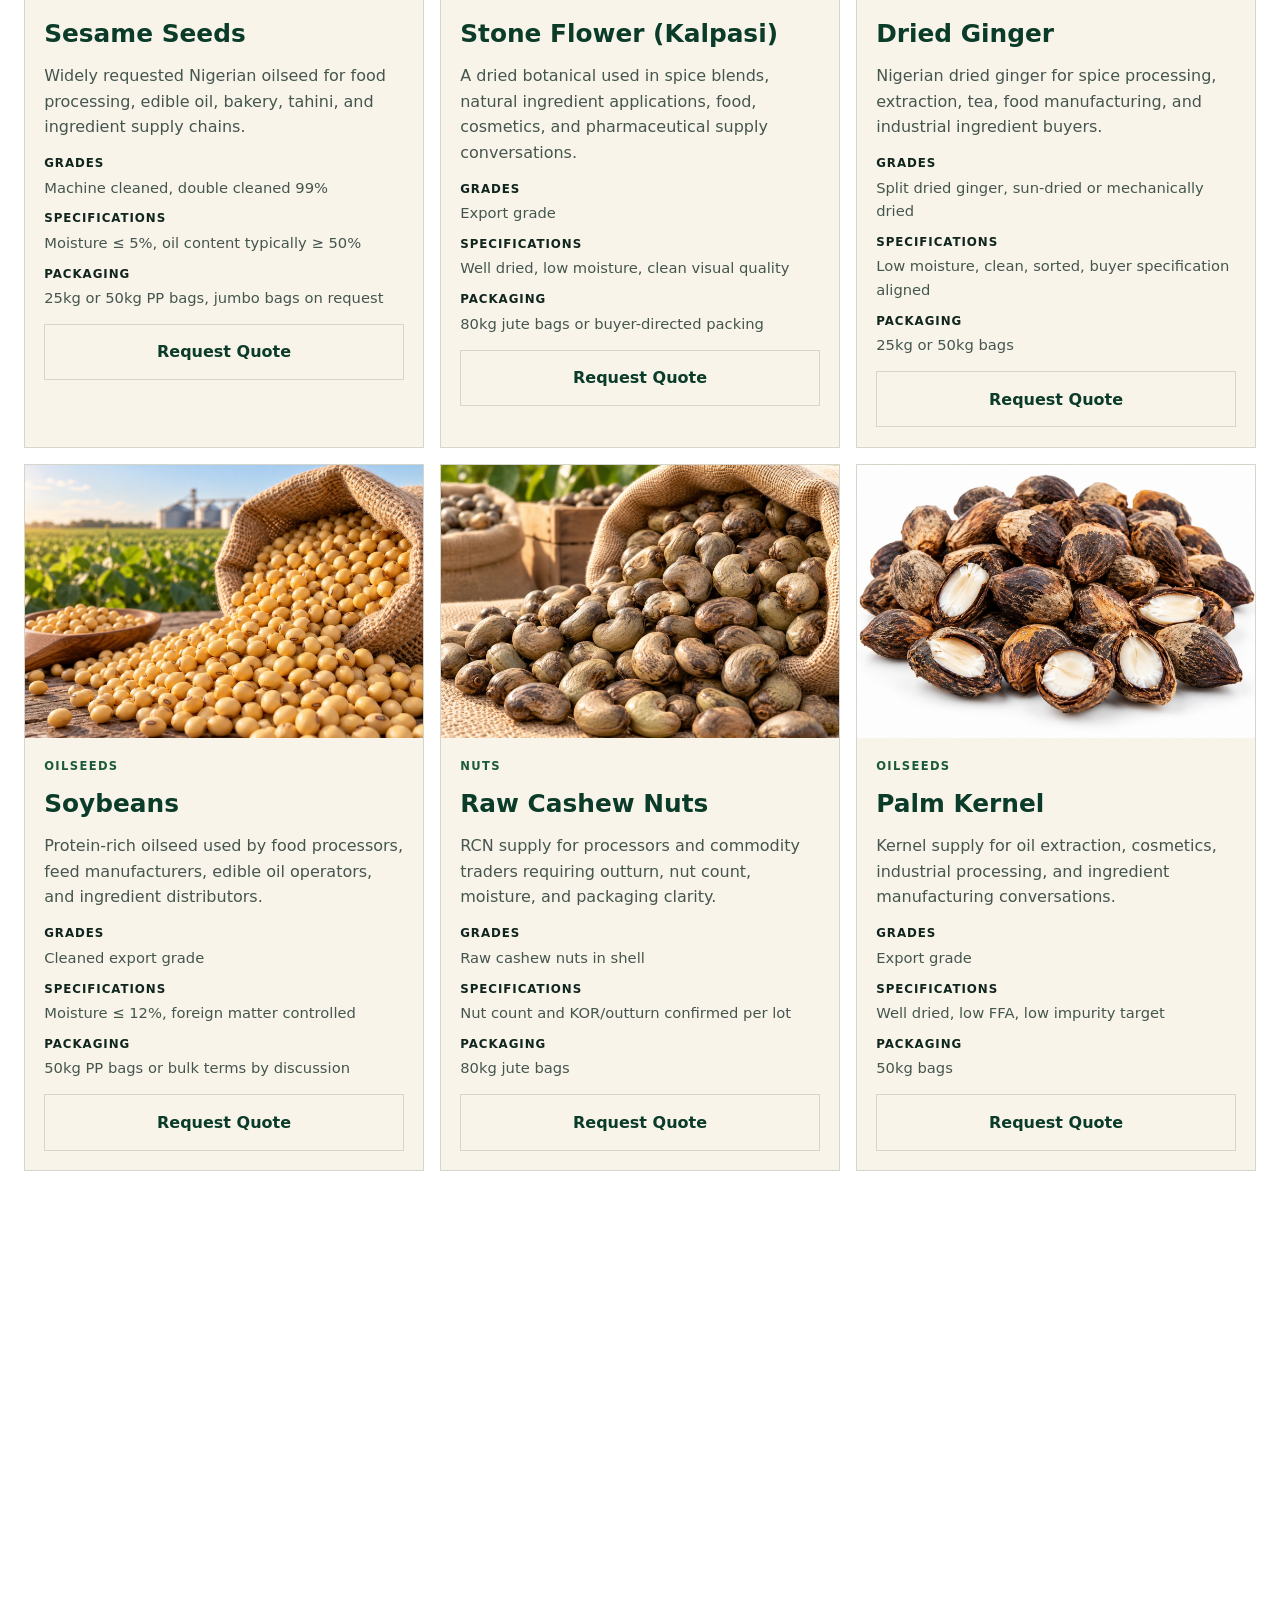
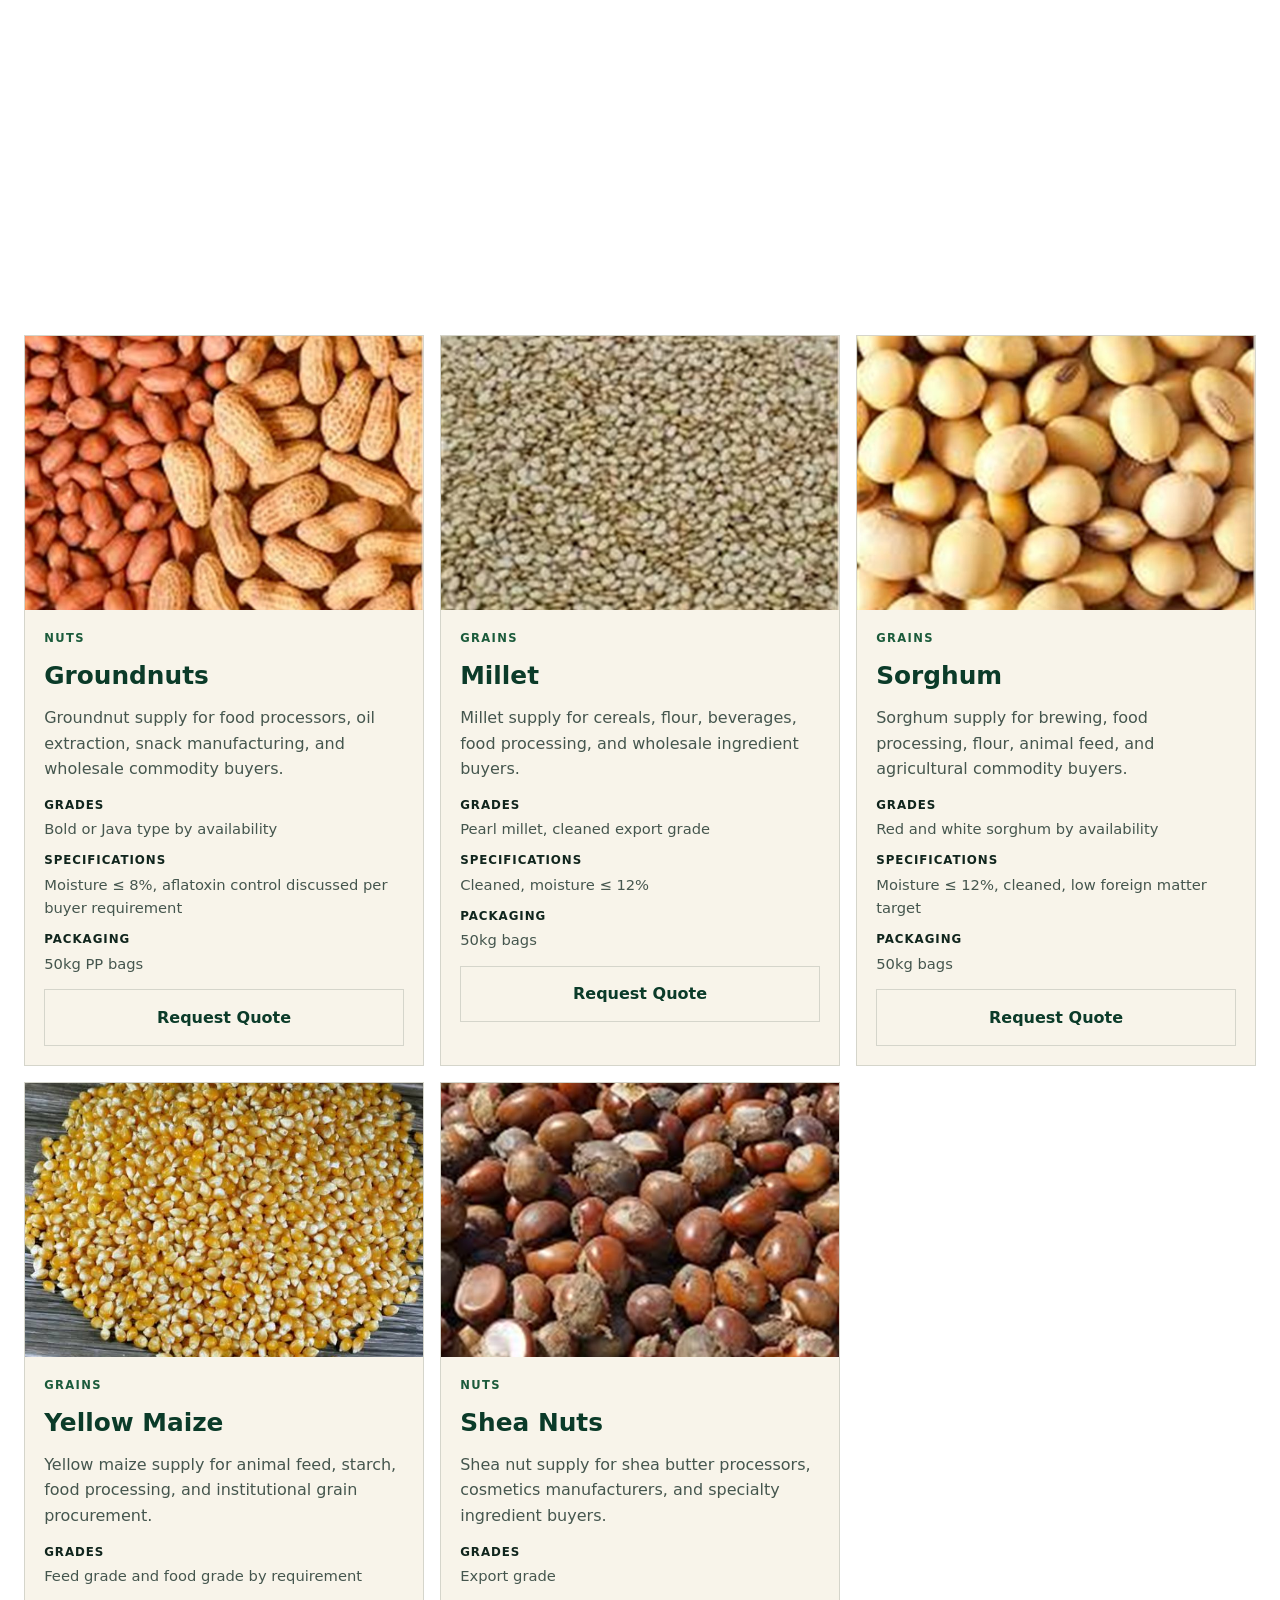
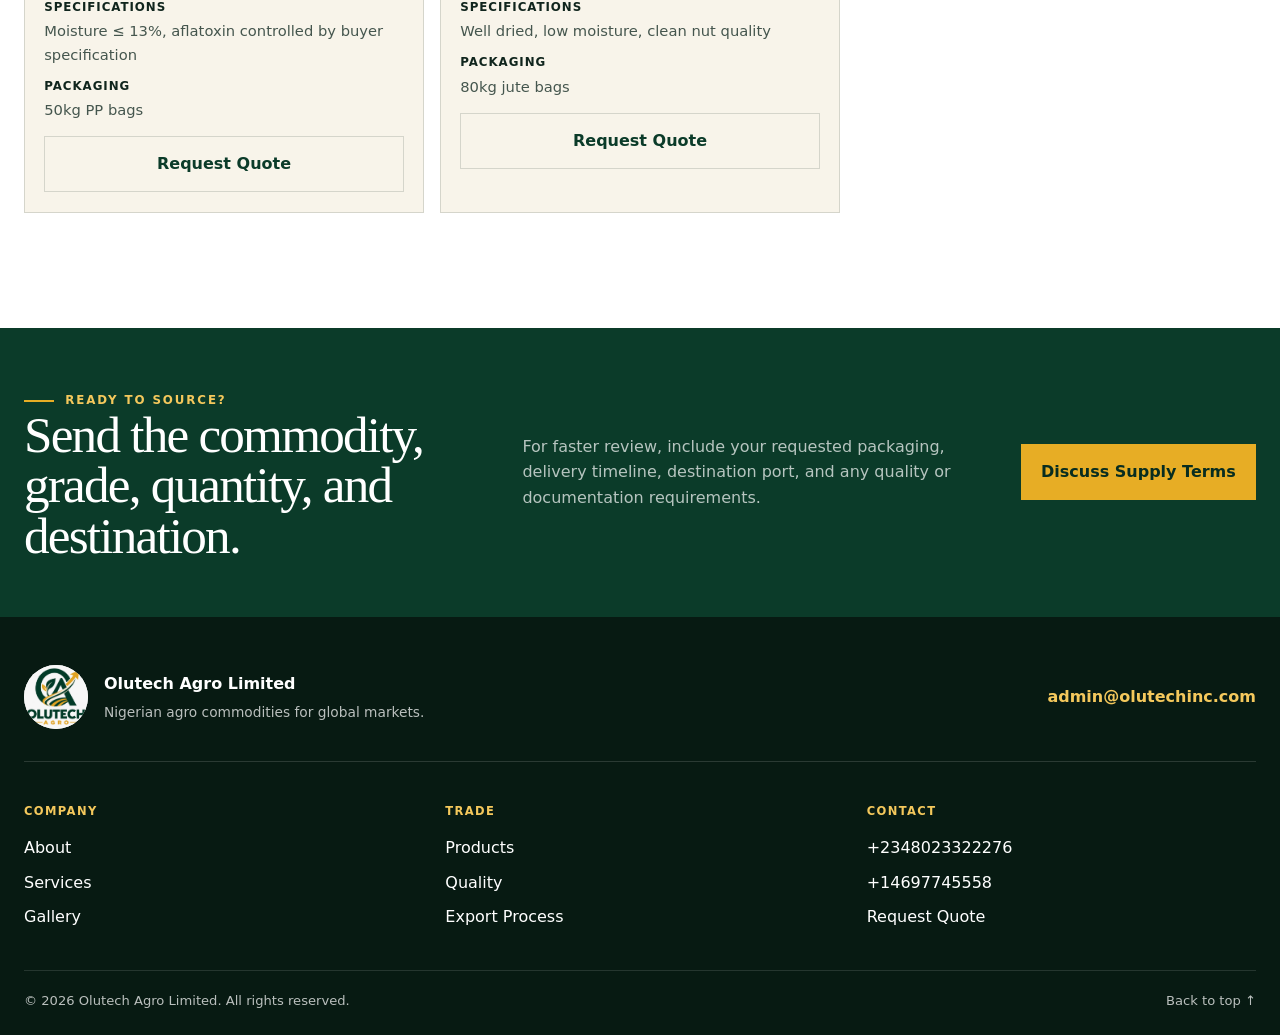
<file: products.html>
<!DOCTYPE html>
<html lang="en">
<head>
  <meta charset="UTF-8">
  <meta name="viewport" content="width=device-width, initial-scale=1.0">
  <title>Export Commodities | Olutech Agro Limited</title>
  <meta name="description" content="Review Olutech Agro export commodities including sesame seeds, dried ginger, soybeans, cashew nuts, cocoa beans, hibiscus, grains, nuts, oilseeds, spices, and botanicals.">
  <link rel="canonical" href="https://www.olutechagro.com/products.html">
  <meta property="og:type" content="website">
  <meta property="og:title" content="Export Commodities | Olutech Agro Limited">
  <meta property="og:description" content="Scan Nigerian agro-commodities by category, review specifications, and request an export quote from Olutech Agro.">
  <meta property="og:url" content="https://www.olutechagro.com/products.html">
  <meta property="og:image" content="https://www.olutechagro.com/assets/generated/container-port-hero.jpg">
  <meta name="theme-color" content="#0f3d2a">
  <link rel="stylesheet" href="main.css">
</head>
<body>
  <header class="site-header" data-nav>
    <div class="container nav-shell">
      <a class="brand" href="index.html" aria-label="Olutech Agro home">
        <img class="brand-logo" src="assets/olutech-agro-logo.jpg" alt="Olutech Agro logo">
        <span class="brand-copy"><span class="brand-name">Olutech Agro</span><span class="brand-descriptor">Commodity Export &amp; Supply</span></span>
      </a>
      <button class="nav-toggle" type="button" aria-label="Open navigation" aria-expanded="false" aria-controls="site-navigation" data-nav-toggle><span></span><span></span><span></span></button>
      <nav class="nav-links" id="site-navigation" data-nav-links aria-label="Primary navigation">
        <a href="index.html#home">Home</a><a href="index.html#about">About</a><a class="active" href="products.html">Products</a><a href="index.html#services">Services</a><a href="index.html#quality">Quality</a><a href="gallery.html">Gallery</a><a class="nav-cta" href="index.html#quote">Request Quote</a>
      </nav>
    </div>
  </header>

  <main>
    <section class="hero hero-products">
      <img class="hero-media" src="assets/generated/container-port-hero.jpg" width="1672" height="941" alt="Shipping containers and cargo operations representing export-ready Nigerian commodities">
      <div class="hero-overlay"></div><div class="hero-orbit" aria-hidden="true"></div>
      <div class="container hero-content compact reveal">
        <p class="eyebrow eyebrow-light">Export Commodities</p>
        <h1>Products selected and prepared for international buyer requirements.</h1>
        <p class="hero-lead">Scan by category, review common specifications, and request quote support with the quantity, packaging, destination, and timeline your buying team needs.</p>
        <div class="hero-actions"><a class="btn btn-gold" href="index.html#quote">Request Export Quote</a><a class="btn btn-ghost" href="#products">Browse Products</a></div>
      </div>
    </section>

    <section class="section products-section" id="products">
      <div class="container products-heading reveal">
        <div><p class="eyebrow">Portfolio</p><h2>Commodity cards built for fast specification review.</h2></div>
        <p>Use the filters to narrow the catalogue, then request a quote from the specific commodity card.</p>
      </div>
      <div class="container filter-bar reveal" aria-label="Product category filters">
        <button class="filter-button active" type="button" data-filter="all" aria-pressed="true">All</button><button class="filter-button" type="button" data-filter="oilseeds" aria-pressed="false">Oilseeds</button><button class="filter-button" type="button" data-filter="spices" aria-pressed="false">Spices</button><button class="filter-button" type="button" data-filter="grains" aria-pressed="false">Grains</button><button class="filter-button" type="button" data-filter="nuts" aria-pressed="false">Nuts</button><button class="filter-button" type="button" data-filter="botanicals" aria-pressed="false">Botanicals</button>
      </div>

      <div class="container products-grid" data-products-grid>
        <article class="product-card reveal" data-category="oilseeds"><img src="assets/generated/sesame-seeds.jpg" width="720" height="520" loading="lazy" alt="Clean sesame seeds for export supply"><div class="product-body"><span class="product-category">Oilseeds</span><h3>Sesame Seeds</h3><p>Widely requested Nigerian oilseed for food processing, edible oil, bakery, tahini, and ingredient supply chains.</p><dl><div><dt>Grades</dt><dd>Machine cleaned, double cleaned 99%</dd></div><div><dt>Specifications</dt><dd>Moisture &le; 5%, oil content typically &ge; 50%</dd></div><div><dt>Packaging</dt><dd>25kg or 50kg PP bags, jumbo bags on request</dd></div></dl><a class="btn btn-card" href="index.html?product=Sesame%20Seeds#quote">Request Quote</a></div></article>
        <article class="product-card reveal" data-category="botanicals"><img src="assets/generated/stone-flower.jpg" width="720" height="520" loading="lazy" alt="Stone flower kalpasi botanical commodity"><div class="product-body"><span class="product-category">Botanicals</span><h3>Stone Flower (Kalpasi)</h3><p>A dried botanical used in spice blends, natural ingredient applications, food, cosmetics, and pharmaceutical supply conversations.</p><dl><div><dt>Grades</dt><dd>Export grade</dd></div><div><dt>Specifications</dt><dd>Well dried, low moisture, clean visual quality</dd></div><div><dt>Packaging</dt><dd>80kg jute bags or buyer-directed packing</dd></div></dl><a class="btn btn-card" href="index.html?product=Stone%20Flower%20%28Kalpasi%29#quote">Request Quote</a></div></article>
        <article class="product-card reveal" data-category="spices"><img src="assets/generated/dried-ginger.jpg" width="720" height="520" loading="lazy" alt="Dried split ginger prepared for export"><div class="product-body"><span class="product-category">Spices</span><h3>Dried Ginger</h3><p>Nigerian dried ginger for spice processing, extraction, tea, food manufacturing, and industrial ingredient buyers.</p><dl><div><dt>Grades</dt><dd>Split dried ginger, sun-dried or mechanically dried</dd></div><div><dt>Specifications</dt><dd>Low moisture, clean, sorted, buyer specification aligned</dd></div><div><dt>Packaging</dt><dd>25kg or 50kg bags</dd></div></dl><a class="btn btn-card" href="index.html?product=Dried%20Ginger#quote">Request Quote</a></div></article>
        <article class="product-card reveal" data-category="oilseeds"><img src="assets/generated/soybeans.jpg" width="720" height="520" loading="lazy" alt="Soybeans for export and processing buyers"><div class="product-body"><span class="product-category">Oilseeds</span><h3>Soybeans</h3><p>Protein-rich oilseed used by food processors, feed manufacturers, edible oil operators, and ingredient distributors.</p><dl><div><dt>Grades</dt><dd>Cleaned export grade</dd></div><div><dt>Specifications</dt><dd>Moisture &le; 12%, foreign matter controlled</dd></div><div><dt>Packaging</dt><dd>50kg PP bags or bulk terms by discussion</dd></div></dl><a class="btn btn-card" href="index.html?product=Soybeans#quote">Request Quote</a></div></article>
        <article class="product-card reveal" data-category="nuts"><img src="assets/generated/raw-cashew-nuts.jpg" width="720" height="520" loading="lazy" alt="Raw cashew nuts in shell for export"><div class="product-body"><span class="product-category">Nuts</span><h3>Raw Cashew Nuts</h3><p>RCN supply for processors and commodity traders requiring outturn, nut count, moisture, and packaging clarity.</p><dl><div><dt>Grades</dt><dd>Raw cashew nuts in shell</dd></div><div><dt>Specifications</dt><dd>Nut count and KOR/outturn confirmed per lot</dd></div><div><dt>Packaging</dt><dd>80kg jute bags</dd></div></dl><a class="btn btn-card" href="index.html?product=Raw%20Cashew%20Nuts#quote">Request Quote</a></div></article>
        <article class="product-card reveal" data-category="oilseeds"><img src="assets/generated/palm-kernel.jpg" width="720" height="520" loading="lazy" alt="Palm kernel for oil extraction and export"><div class="product-body"><span class="product-category">Oilseeds</span><h3>Palm Kernel</h3><p>Kernel supply for oil extraction, cosmetics, industrial processing, and ingredient manufacturing conversations.</p><dl><div><dt>Grades</dt><dd>Export grade</dd></div><div><dt>Specifications</dt><dd>Well dried, low FFA, low impurity target</dd></div><div><dt>Packaging</dt><dd>50kg bags</dd></div></dl><a class="btn btn-card" href="index.html?product=Palm%20Kernel#quote">Request Quote</a></div></article>
        <article class="product-card reveal" data-category="botanicals"><img src="assets/generated/cocoa-beans.jpg" width="720" height="520" loading="lazy" alt="Cocoa beans for export commodity buyers"><div class="product-body"><span class="product-category">Botanicals</span><h3>Cocoa Beans</h3><p>Cocoa bean supply discussions for processors and exporters requiring fermentation, dryness, grade, and origin clarity.</p><dl><div><dt>Grades</dt><dd>Export grade cocoa beans</dd></div><div><dt>Specifications</dt><dd>Well fermented, well dried, low defect target</dd></div><div><dt>Packaging</dt><dd>64kg jute bags or buyer requirement</dd></div></dl><a class="btn btn-card" href="index.html?product=Cocoa%20Beans#quote">Request Quote</a></div></article>
        <article class="product-card reveal" data-category="botanicals"><img src="assets\products\hibiscus-flower.jpg" width="720" height="520" loading="lazy" alt="Dried hibiscus flower for beverage and tea buyers"><div class="product-body"><span class="product-category">Botanicals</span><h3>Hibiscus Flower</h3><p>Dried hibiscus for herbal tea, beverage, food ingredient, color, and botanical ingredient supply chains.</p><dl><div><dt>Grades</dt><dd>Sudan and dark red options by availability</dd></div><div><dt>Specifications</dt><dd>Moisture &le; 10%, well dried, clean petals</dd></div><div><dt>Packaging</dt><dd>25kg PP bags</dd></div></dl><a class="btn btn-card" href="index.html?product=Hibiscus%20Flower#quote">Request Quote</a></div></article>
        <article class="product-card reveal" data-category="spices"><img src="assets/products/dried-chili-pepper.jpg" width="720" height="520" loading="lazy" alt="Dried chili pepper prepared for export"><div class="product-body"><span class="product-category">Spices</span><h3>Dried Chili Pepper</h3><p>Dried pepper supply for spice processors, ingredient buyers, food manufacturers, and regional distributors.</p><dl><div><dt>Grades</dt><dd>Whole dried chili pepper</dd></div><div><dt>Specifications</dt><dd>Low moisture, clean, sorted, pungency by buyer requirement</dd></div><div><dt>Packaging</dt><dd>25kg or 50kg bags</dd></div></dl><a class="btn btn-card" href="index.html?product=Dried%20Chili%20Pepper#quote">Request Quote</a></div></article>
        <article class="product-card reveal" data-category="nuts"><img src="assets/products/groundnuts.jpg" width="720" height="520" loading="lazy" alt="Groundnuts prepared for export supply"><div class="product-body"><span class="product-category">Nuts</span><h3>Groundnuts</h3><p>Groundnut supply for food processors, oil extraction, snack manufacturing, and wholesale commodity buyers.</p><dl><div><dt>Grades</dt><dd>Bold or Java type by availability</dd></div><div><dt>Specifications</dt><dd>Moisture &le; 8%, aflatoxin control discussed per buyer requirement</dd></div><div><dt>Packaging</dt><dd>50kg PP bags</dd></div></dl><a class="btn btn-card" href="index.html?product=Groundnuts#quote">Request Quote</a></div></article>
        <article class="product-card reveal" data-category="grains"><img src="assets/products/millet.jpg" width="720" height="520" loading="lazy" alt="Millet grain for export and processing buyers"><div class="product-body"><span class="product-category">Grains</span><h3>Millet</h3><p>Millet supply for cereals, flour, beverages, food processing, and wholesale ingredient buyers.</p><dl><div><dt>Grades</dt><dd>Pearl millet, cleaned export grade</dd></div><div><dt>Specifications</dt><dd>Cleaned, moisture &le; 12%</dd></div><div><dt>Packaging</dt><dd>50kg bags</dd></div></dl><a class="btn btn-card" href="index.html?product=Millet#quote">Request Quote</a></div></article>
        <article class="product-card reveal" data-category="grains"><img src="assets/products/sorghum.jpg" width="720" height="520" loading="lazy" alt="Sorghum grain for food feed and brewing buyers"><div class="product-body"><span class="product-category">Grains</span><h3>Sorghum</h3><p>Sorghum supply for brewing, food processing, flour, animal feed, and agricultural commodity buyers.</p><dl><div><dt>Grades</dt><dd>Red and white sorghum by availability</dd></div><div><dt>Specifications</dt><dd>Moisture &le; 12%, cleaned, low foreign matter target</dd></div><div><dt>Packaging</dt><dd>50kg bags</dd></div></dl><a class="btn btn-card" href="index.html?product=Sorghum#quote">Request Quote</a></div></article>
        <article class="product-card reveal" data-category="grains"><img src="assets/products/yellow-maize.jpg" width="720" height="520" loading="lazy" alt="Yellow maize for feed and food processing buyers"><div class="product-body"><span class="product-category">Grains</span><h3>Yellow Maize</h3><p>Yellow maize supply for animal feed, starch, food processing, and institutional grain procurement.</p><dl><div><dt>Grades</dt><dd>Feed grade and food grade by requirement</dd></div><div><dt>Specifications</dt><dd>Moisture &le; 13%, aflatoxin controlled by buyer specification</dd></div><div><dt>Packaging</dt><dd>50kg PP bags</dd></div></dl><a class="btn btn-card" href="index.html?product=Yellow%20Maize#quote">Request Quote</a></div></article>
        <article class="product-card reveal" data-category="nuts"><img src="assets/products/shea-nuts.jpg" width="720" height="520" loading="lazy" alt="Shea nuts for butter extraction and export"><div class="product-body"><span class="product-category">Nuts</span><h3>Shea Nuts</h3><p>Shea nut supply for shea butter processors, cosmetics manufacturers, and specialty ingredient buyers.</p><dl><div><dt>Grades</dt><dd>Export grade</dd></div><div><dt>Specifications</dt><dd>Well dried, low moisture, clean nut quality</dd></div><div><dt>Packaging</dt><dd>80kg jute bags</dd></div></dl><a class="btn btn-card" href="index.html?product=Shea%20Nuts#quote">Request Quote</a></div></article>
      </div>
      <p class="container empty-state" data-empty-state hidden>No products match this category yet.</p>
    </section>

    <section class="buyer-strip"><div class="container buyer-grid reveal"><div><p class="eyebrow eyebrow-light">Ready to source?</p><h2>Send the commodity, grade, quantity, and destination.</h2></div><p>For faster review, include your requested packaging, delivery timeline, destination port, and any quality or documentation requirements.</p><a class="btn btn-gold" href="index.html#quote">Discuss Supply Terms</a></div></section>
  </main>

  <footer class="footer">
    <div class="container footer-top"><div class="footer-brand-block"><img src="assets/olutech-agro-logo.jpg" alt="Olutech Agro logo"><div><strong>Olutech Agro Limited</strong><span>Nigerian agro commodities for global markets.</span></div></div><a class="footer-email" href="mailto:admin@olutechinc.com">admin@olutechinc.com</a></div>
    <div class="container footer-grid"><div><span class="footer-label">Company</span><a href="index.html#about">About</a><a href="index.html#services">Services</a><a href="gallery.html">Gallery</a></div><div><span class="footer-label">Trade</span><a href="products.html">Products</a><a href="index.html#quality">Quality</a><a href="index.html#process">Export Process</a></div><div><span class="footer-label">Contact</span><a href="tel:+2348023322276">+2348023322276</a><a href="tel:+14697745558">+14697745558</a><a href="index.html#quote">Request Quote</a></div></div>
    <div class="container footer-bottom"><span>&copy; 2026 Olutech Agro Limited. All rights reserved.</span><a href="#products">Back to top ↑</a></div>
  </footer>
  <script src="main.js"></script>
</body>
</html>
</file>
<file: main.css>
:root {
  --ink: #10251d;
  --text: #45564e;
  --muted: #75827b;
  --cream: #f8f4ea;
  --cream-2: #efe8da;
  --white: #ffffff;
  --green: #1b5b3b;
  --green-2: #0b3b29;
  --green-3: #082d20;
  --gold: #e7ad25;
  --gold-2: #f4c85c;
  --line: rgba(16, 37, 29, 0.15);
  --line-light: rgba(255, 255, 255, 0.18);
  --shadow: 0 24px 60px rgba(8, 45, 32, 0.13);
  --radius: 2px;
  --header-height: 86px;
  --font-sans: Inter, ui-sans-serif, system-ui, -apple-system, BlinkMacSystemFont, "Segoe UI", Arial, sans-serif;
  --font-display: Georgia, "Times New Roman", serif;
}

* { box-sizing: border-box; }
html { scroll-behavior: smooth; }
body { margin: 0; font-family: var(--font-sans); color: var(--ink); background: var(--cream); line-height: 1.6; overflow-x: hidden; }
body.nav-open { overflow: hidden; }
img { display: block; max-width: 100%; height: auto; }
a { color: inherit; text-decoration: none; }
button, input, select, textarea { font: inherit; }
button { cursor: pointer; }
:focus-visible { outline: 3px solid var(--gold); outline-offset: 4px; }
::selection { color: var(--white); background: var(--green); }

.container { width: min(1240px, calc(100% - 48px)); margin-inline: auto; }
.section { padding: clamp(5rem, 9vw, 8.5rem) 0; scroll-margin-top: calc(var(--header-height) + 18px); }
.section-dark { color: var(--white); background: var(--green-3); }

h1, h2, h3, p { margin: 0; }
h1, h2 { font-family: var(--font-display); font-weight: 500; letter-spacing: -0.035em; }
h1 { font-size: clamp(3.2rem, 7.5vw, 7.2rem); line-height: .92; }
h2 { font-size: clamp(2.5rem, 5.1vw, 5.4rem); line-height: .98; }
h3 { font-size: clamp(1.15rem, 2vw, 1.55rem); line-height: 1.15; }
.eyebrow { display: inline-flex; align-items: center; gap: .7rem; color: var(--green); font-size: .74rem; font-weight: 900; letter-spacing: .16em; text-transform: uppercase; }
.eyebrow::before { content: ""; width: 30px; height: 2px; background: var(--gold); }
.eyebrow-light { color: var(--gold-2); }

.site-header { position: sticky; top: 0; z-index: 1000; background: rgba(248, 244, 234, .96); border-bottom: 1px solid var(--line); backdrop-filter: blur(14px); }
.nav-shell { min-height: var(--header-height); display: flex; align-items: center; justify-content: space-between; gap: 1rem; }
.brand { display: inline-flex; align-items: center; gap: .85rem; min-width: max-content; }
.brand-logo { width: 52px; height: 52px; object-fit: contain; background: white; border-radius: 50%; }
.brand-copy { display: grid; gap: .18rem; }
.brand-name { color: var(--green-2); font-weight: 950; font-size: 1.05rem; line-height: 1; letter-spacing: .01em; text-transform: uppercase; }
.brand-descriptor { color: var(--muted); font-size: .62rem; font-weight: 850; letter-spacing: .13em; text-transform: uppercase; }
.nav-links { display: flex; align-items: center; gap: .15rem; }
.nav-links a { padding: .7rem .72rem; color: var(--text); font-size: .84rem; font-weight: 800; transition: 180ms ease; }
.nav-links a:hover, .nav-links a.active { color: var(--green-2); }
.nav-links .nav-cta { margin-left: .45rem; padding: .78rem 1rem; color: var(--white); background: var(--green-2); }
.nav-links .nav-cta:hover { color: var(--green-2); background: var(--gold); }
.nav-toggle { display: none; width: 44px; height: 44px; padding: 0; place-items: center; gap: 4px; background: transparent; border: 1px solid var(--line); }
.nav-toggle span { display: block; width: 18px; height: 2px; background: var(--ink); }

.btn { display: inline-flex; align-items: center; justify-content: center; min-height: 52px; padding: .9rem 1.2rem; border: 1px solid transparent; font-weight: 900; transition: 180ms ease; }
.btn:hover { transform: translateY(-2px); }
.btn-primary { color: var(--white); background: var(--green-2); }
.btn-primary:hover { background: var(--green); }
.btn-gold { color: var(--green-3); background: var(--gold); }
.btn-gold:hover { background: var(--gold-2); }
.btn-ghost { color: var(--white); border-color: rgba(255,255,255,.5); background: rgba(255,255,255,.06); backdrop-filter: blur(8px); }
.btn-ghost:hover { background: var(--white); color: var(--green-2); }
.btn-card { width: 100%; color: var(--green-2); border-color: var(--line); background: var(--cream); }
.btn-card:hover { color: var(--white); background: var(--green-2); }
.text-link { display: inline-flex; align-items: center; gap: .55rem; width: fit-content; color: var(--green-2); font-weight: 900; border-bottom: 1px solid var(--green-2); padding-bottom: .2rem; }
.text-link span { color: var(--gold); }

.hero { position: relative; min-height: calc(100vh - var(--header-height)); display: grid; align-items: center; isolation: isolate; overflow: hidden; color: var(--white); padding: clamp(6rem, 12vw, 9rem) 0 9rem; }
.hero-products { min-height: 72vh; }
.hero-media, .hero-overlay { position: absolute; inset: 0; }
.hero-media { width: 100%; height: 100%; object-fit: cover; z-index: -3; }
.hero-overlay { z-index: -2; background: linear-gradient(90deg, rgba(6,34,24,.95) 0%, rgba(6,34,24,.82) 50%, rgba(6,34,24,.36) 100%), linear-gradient(0deg, rgba(6,34,24,.5), transparent 45%); }
.hero-orbit { position: absolute; width: 520px; height: 520px; right: -150px; top: 5%; border: 1px solid rgba(231,173,37,.5); border-radius: 50%; z-index: -1; }
.hero-orbit::after { content:""; position:absolute; inset:70px; border: 1px solid rgba(255,255,255,.22); border-radius: 50%; }
.hero-content { max-width: 1060px; }
.hero-content.compact { max-width: 940px; }
.hero-content .eyebrow { margin-bottom: 1.4rem; }
.hero-lead { max-width: 760px; margin-top: 1.6rem; color: rgba(255,255,255,.82); font-size: clamp(1rem, 1.8vw, 1.25rem); }
.hero-actions { display: flex; flex-wrap: wrap; gap: .8rem; margin-top: 2.2rem; }
.hero-bottom { position: absolute; bottom: 0; left: 50%; transform: translateX(-50%); display: grid; grid-template-columns: repeat(4,1fr); border-top: 1px solid rgba(255,255,255,.2); }
.hero-bottom div { display: grid; gap: .3rem; padding: 1.2rem 1rem; border-right: 1px solid rgba(255,255,255,.15); }
.hero-bottom div:last-child { border-right: 0; }
.hero-bottom strong { color: var(--gold-2); font-size: .75rem; letter-spacing: .12em; }
.hero-bottom span { color: rgba(255,255,255,.85); font-size: .84rem; font-weight: 750; }

.ticker { overflow: hidden; color: var(--green-3); background: var(--gold); border-block: 1px solid rgba(11,59,41,.16); }
.ticker-track { display: flex; align-items: center; gap: 1.4rem; width: max-content; padding: .8rem 0; animation: ticker 28s linear infinite; font-size: .78rem; font-weight: 950; letter-spacing: .12em; text-transform: uppercase; }
.ticker-track i { width: 5px; height: 5px; background: var(--green-2); border-radius: 50%; }
@keyframes ticker { from { transform: translateX(0); } to { transform: translateX(-35%); } }

.editorial-grid { display: grid; grid-template-columns: .35fr 1.65fr; gap: clamp(2rem, 6vw, 6rem); }
.section-kicker { display: flex; align-items: flex-start; gap: 1rem; }
.section-number { color: var(--gold); font-family: var(--font-display); font-size: 1.4rem; }
.editorial-copy { display: grid; gap: 2rem; }
.copy-columns { display: grid; grid-template-columns: 1fr 1fr; gap: 2rem; max-width: 980px; }
.copy-columns p { color: var(--text); font-size: 1.05rem; }

.feature-rail { padding: clamp(5rem, 9vw, 8rem) 0; }
.feature-heading, .process-heading, .products-heading, .portfolio-heading { display: grid; grid-template-columns: 1.15fr .85fr; gap: 3rem; align-items: end; margin-bottom: 3rem; }
.feature-heading p:last-child, .process-heading > p, .products-heading > p { color: rgba(255,255,255,.7); max-width: 520px; justify-self: end; }
.feature-grid { display: grid; grid-template-columns: repeat(4,1fr); border-top: 1px solid var(--line-light); border-left: 1px solid var(--line-light); }
.feature-card { min-height: 330px; display: grid; align-content: end; gap: 1rem; padding: 1.45rem; border-right: 1px solid var(--line-light); border-bottom: 1px solid var(--line-light); transition: 180ms ease; }
.feature-card:hover { background: rgba(255,255,255,.06); }
.feature-card span { color: var(--gold-2); font-size: .72rem; font-weight: 900; letter-spacing: .14em; }
.feature-card p { color: rgba(255,255,255,.68); font-size: .94rem; }

.portfolio-section { background: var(--white); }
.portfolio-heading { align-items: end; }
.portfolio-heading .text-link { justify-self: end; }
.portfolio-grid { display: grid; grid-template-columns: 1.2fr .8fr; gap: 1rem; }
.portfolio-card { position: relative; min-height: 420px; overflow: hidden; background: var(--green-3); }
.portfolio-card-wide { grid-row: span 2; min-height: 860px; }
.portfolio-card img { width: 100%; height: 100%; object-fit: cover; position: absolute; inset: 0; transition: transform .7s ease; }
.portfolio-card::after { content:""; position:absolute; inset:0; background: linear-gradient(0deg, rgba(4,24,17,.88), rgba(4,24,17,.08) 70%); }
.portfolio-card:hover img { transform: scale(1.035); }
.portfolio-caption { position: absolute; left: 0; right: 0; bottom: 0; z-index: 2; padding: 1.6rem; color: var(--white); }
.portfolio-caption span { color: var(--gold-2); font-size: .72rem; font-weight: 900; letter-spacing: .12em; text-transform: uppercase; }
.portfolio-caption h3 { margin-top: .45rem; font-size: 1.8rem; }
.portfolio-caption p { max-width: 560px; margin-top: .65rem; color: rgba(255,255,255,.8); }
.portfolio-caption a { display: inline-block; margin-top: 1rem; font-weight: 900; border-bottom: 1px solid var(--gold); }

.quality-section { background: var(--cream-2); }
.quality-layout { display: grid; grid-template-columns: 1.05fr .95fr; gap: clamp(2rem, 6vw, 6rem); align-items: center; }
.quality-image { position: relative; }
.quality-image img { width: 100%; aspect-ratio: 4/5; object-fit: cover; }
.quality-stamp { position: absolute; right: -36px; bottom: 36px; width: 120px; height: 120px; display:grid; place-items:center; text-align:center; color: var(--green-3); background: var(--gold); border-radius:50%; font-size:.75rem; font-weight:950; letter-spacing:.08em; text-transform:uppercase; }
.quality-copy { display: grid; gap: 1.4rem; }
.quality-copy p { color: var(--text); max-width: 640px; }
.quality-list { display: grid; grid-template-columns: repeat(2,1fr); border-top: 1px solid var(--line); border-left: 1px solid var(--line); }
.quality-list span { padding: .85rem .95rem; border-right: 1px solid var(--line); border-bottom: 1px solid var(--line); font-size: .88rem; font-weight: 850; }
.quality-copy .btn { width: fit-content; }

.process-section { background: var(--cream); }
.process-heading > p { color: var(--text); }
.process-list { border-top: 1px solid var(--line); }
.process-row { display: grid; grid-template-columns: .15fr .7fr 1.15fr; gap: 2rem; align-items: center; padding: 1.6rem 0; border-bottom: 1px solid var(--line); }
.process-row span { color: var(--gold); font-weight: 900; }
.process-row p { color: var(--text); max-width: 640px; }

.gallery-preview-section { background: var(--white); }
.gallery-preview-grid { display: grid; grid-template-columns: repeat(12,1fr); grid-auto-rows: 180px; gap: .9rem; }
.gallery-placeholder { grid-column: span 4; position:relative; display:grid; place-items:center; padding:1rem; border:1px dashed rgba(11,59,41,.3); background: linear-gradient(135deg, rgba(11,59,41,.04), rgba(231,173,37,.08)); }
.gallery-placeholder.tall { grid-row: span 2; }
.gallery-placeholder.wide { grid-column: span 8; }
.gallery-placeholder::before { content:""; position:absolute; inset:10px; border:1px solid rgba(11,59,41,.12); }
.gallery-placeholder span { position:relative; z-index:1; color:var(--green-2); font-size:.78rem; font-weight:900; text-transform:uppercase; letter-spacing:.08em; text-align:center; }

.buyer-strip { color: var(--white); background: var(--green-2); padding: 3.5rem 0; }
.buyer-grid { display: grid; grid-template-columns: 1fr 1fr auto; gap: 2.5rem; align-items: center; }
.buyer-grid h2 { font-size: clamp(2rem, 4vw, 4rem); }
.buyer-grid > p { color: rgba(255,255,255,.7); }

.contact-section { background: var(--cream-2); }
.contact-grid { display: grid; grid-template-columns: .8fr 1.2fr; gap: clamp(2rem, 6vw, 6rem); align-items:start; }
.contact-copy { display: grid; gap: 1.2rem; }
.contact-copy p { color: var(--text); }
.contact-details { display: grid; gap: .5rem; margin-top: 1rem; font-style: normal; }
.contact-details span { color: var(--green); font-weight: 950; }
.contact-details strong { color: var(--text); font-weight: 700; }
.contact-details a { width: fit-content; color: var(--green-2); font-weight: 850; border-bottom: 1px solid rgba(11,59,41,.25); }
.quote-form { display:grid; gap:1rem; padding: clamp(1.3rem,3vw,2rem); background: var(--white); border-top: 5px solid var(--gold); box-shadow: var(--shadow); }
.field-row { display:grid; grid-template-columns:1fr 1fr; gap:1rem; }
.field { display:grid; gap:.45rem; }
label { color: var(--ink); font-size:.84rem; font-weight:850; }
input, select, textarea { width:100%; min-width:0; color:var(--ink); background:#fffdf8; border:1px solid var(--line); padding:.9rem .95rem; }
input:focus, select:focus, textarea:focus { outline:none; border-color:var(--green); box-shadow:0 0 0 4px rgba(27,91,59,.1); }
textarea { resize:vertical; }
.form-note { min-height:1.2em; color:var(--muted); font-size:.9rem; }

.products-section { background: var(--white); }
.products-heading > p { color: var(--text); }
.filter-bar { display:flex; flex-wrap:wrap; gap:.5rem; margin-bottom:1.6rem; }
.filter-button { min-height:42px; padding:.65rem .9rem; color:var(--text); background:var(--cream); border:1px solid var(--line); font-weight:850; }
.filter-button:hover, .filter-button.active { color:var(--white); background:var(--green-2); border-color:var(--green-2); }
.products-grid { display:grid; grid-template-columns:repeat(3,1fr); gap:1rem; }
.product-card { display:flex; flex-direction:column; min-width:0; overflow:hidden; background:var(--cream); border:1px solid var(--line); transition:180ms ease; }
.product-card:hover { transform:translateY(-4px); box-shadow:var(--shadow); }
.product-card.is-hidden { display:none; }
.product-card img { width:100%; aspect-ratio:16/11; object-fit:cover; background:var(--cream-2); }
.product-body { display:grid; gap:.9rem; padding:1.2rem; }
.product-category { color:var(--green); font-size:.72rem; font-weight:900; letter-spacing:.12em; text-transform:uppercase; }
.product-body h3 { color:var(--green-2); }
.product-body p, .product-body dd { color:var(--text); }
.product-body dl { display:grid; gap:.65rem; margin:0; }
.product-body dl div { display:grid; gap:.15rem; }
.product-body dt { color:var(--ink); font-size:.74rem; font-weight:900; letter-spacing:.08em; text-transform:uppercase; }
.product-body dd { margin:0; font-size:.92rem; }
.empty-state { margin-top:1rem; padding:1rem; color:var(--text); background:var(--cream); border:1px solid var(--line); font-weight:800; }

.page-hero { position:relative; overflow:hidden; color:var(--white); background:var(--green-3); padding:clamp(5rem,10vw,8rem) 0; }
.page-hero::after { content:""; position:absolute; width:520px; height:520px; right:-160px; top:-180px; border:1px solid rgba(231,173,37,.45); border-radius:50%; }
.page-hero-grid { display:grid; grid-template-columns:1.2fr .8fr; gap:3rem; align-items:end; position:relative; z-index:1; }
.page-hero-grid p:last-child { color:rgba(255,255,255,.72); max-width:560px; justify-self:end; }
.gallery-page-section { background:var(--white); }
.gallery-toolbar { display:flex; justify-content:space-between; gap:2rem; align-items:flex-end; margin-bottom:2rem; }
.gallery-toolbar > p:last-child { max-width:650px; color:var(--text); }
.gallery-grid { display:grid; grid-template-columns:repeat(12,1fr); gap:1rem; }
.photo-frame { grid-column:span 4; margin:0; }
.photo-frame-large { grid-column:span 8; }
.photo-frame-wide { grid-column:span 8; }
.frame-placeholder { min-height:320px; display:grid; place-items:center; align-content:center; gap:.45rem; position:relative; padding:1rem; text-align:center; color:var(--green-2); background:linear-gradient(135deg, rgba(11,59,41,.05), rgba(231,173,37,.12)); border:1px dashed rgba(11,59,41,.32); }
.photo-frame-large .frame-placeholder { min-height:460px; }
.frame-placeholder::before { content:""; position:absolute; inset:12px; border:1px solid rgba(11,59,41,.12); }
.frame-placeholder span { color:var(--gold); font-family:var(--font-display); font-size:2rem; }
.frame-placeholder strong { position:relative; z-index:1; font-size:.92rem; text-transform:uppercase; letter-spacing:.08em; }
.frame-placeholder small { position:relative; z-index:1; color:var(--muted); }
.photo-frame figcaption { padding:.65rem 0; color:var(--text); font-size:.82rem; font-weight:800; }
.photo-frame img { width:100%; min-height:320px; object-fit:cover; }

.footer { color:rgba(255,255,255,.72); background:#071a12; padding:3rem 0 1.5rem; }
.footer-top { display:flex; align-items:center; justify-content:space-between; gap:2rem; padding-bottom:2rem; border-bottom:1px solid rgba(255,255,255,.14); }
.footer-brand-block { display:flex; align-items:center; gap:1rem; }
.footer-brand-block img { width:64px; height:64px; object-fit:contain; background:white; border-radius:50%; }
.footer-brand-block div { display:grid; gap:.25rem; }
.footer-brand-block strong { color:var(--white); }
.footer-brand-block span { font-size:.86rem; }
.footer-email { color:var(--gold-2); font-weight:900; }
.footer-grid { display:grid; grid-template-columns:repeat(3,1fr); gap:2rem; padding:2.5rem 0; }
.footer-grid div { display:grid; gap:.55rem; align-content:start; }
.footer-label { color:var(--gold-2); font-size:.72rem; font-weight:900; letter-spacing:.12em; text-transform:uppercase; margin-bottom:.4rem; }
.footer-grid a { color:var(--white); width:fit-content; }
.footer-bottom { display:flex; justify-content:space-between; gap:1rem; padding-top:1.2rem; border-top:1px solid rgba(255,255,255,.12); font-size:.82rem; }

.reveal { opacity:0; transform:translateY(20px); transition:opacity 650ms ease, transform 650ms ease; }
.reveal.show { opacity:1; transform:none; }

@media (max-width: 1100px) {
  .nav-links a { padding-inline:.5rem; font-size:.8rem; }
  .feature-grid { grid-template-columns:repeat(2,1fr); }
  .products-grid { grid-template-columns:repeat(2,1fr); }
  .buyer-grid { grid-template-columns:1fr 1fr; }
  .buyer-grid .btn { grid-column:1/-1; width:fit-content; }
}

@media (max-width: 920px) {
  :root { --header-height:76px; }
  .nav-toggle { display:grid; }
  .nav-links { position:fixed; top:var(--header-height); left:20px; right:20px; display:grid; padding:.7rem; background:rgba(255,255,255,.98); border:1px solid var(--line); box-shadow:var(--shadow); transform:translateY(-10px); opacity:0; pointer-events:none; }
  .nav-links.active { transform:none; opacity:1; pointer-events:auto; }
  .nav-links a { padding:.9rem; font-size:.95rem; }
  .nav-links .nav-cta { margin-left:0; }
  .hero-bottom { grid-template-columns:repeat(2,1fr); }
  .editorial-grid, .feature-heading, .process-heading, .products-heading, .portfolio-heading, .quality-layout, .contact-grid, .page-hero-grid { grid-template-columns:1fr; }
  .copy-columns { grid-template-columns:1fr; }
  .feature-heading p:last-child, .process-heading > p, .products-heading > p, .page-hero-grid p:last-child { justify-self:start; }
  .portfolio-heading .text-link { justify-self:start; }
  .quality-stamp { right:16px; }
  .gallery-toolbar { display:grid; }
}

@media (max-width: 700px) {
  .container { width:min(100% - 28px,1240px); }
  .brand-logo { width:44px; height:44px; }
  .brand-descriptor { display:none; }
  .hero { min-height:calc(92vh - var(--header-height)); padding:4.5rem 0 8.5rem; }
  .hero-products { min-height:68vh; }
  h1 { font-size:clamp(2.9rem,14vw,4.5rem); }
  h2 { font-size:clamp(2.2rem,11vw,3.5rem); }
  .hero-actions { flex-direction:column; align-items:stretch; }
  .hero-bottom { width:100%; grid-template-columns:1fr 1fr; }
  .hero-bottom div { padding:.85rem .7rem; }
  .feature-grid { grid-template-columns:1fr; }
  .feature-card { min-height:230px; }
  .portfolio-grid { grid-template-columns:1fr; }
  .portfolio-card, .portfolio-card-wide { min-height:500px; grid-row:auto; }
  .process-row { grid-template-columns:.2fr .8fr; gap:1rem; }
  .process-row p { grid-column:2; }
  .quality-list, .field-row, .products-grid { grid-template-columns:1fr; }
  .gallery-preview-grid { grid-template-columns:1fr; grid-auto-rows:220px; }
  .gallery-placeholder, .gallery-placeholder.wide, .gallery-placeholder.tall { grid-column:auto; grid-row:auto; }
  .buyer-grid { grid-template-columns:1fr; }
  .buyer-grid .btn { grid-column:auto; width:100%; }
  .gallery-grid { grid-template-columns:1fr; }
  .photo-frame, .photo-frame-large, .photo-frame-wide { grid-column:auto; }
  .frame-placeholder, .photo-frame-large .frame-placeholder { min-height:300px; }
  .footer-top, .footer-bottom { align-items:flex-start; flex-direction:column; }
  .footer-grid { grid-template-columns:1fr; }
}

@media (prefers-reduced-motion: reduce) {
  html { scroll-behavior:auto; }
  *, *::before, *::after { transition:none!important; animation:none!important; }
  .reveal { opacity:1; transform:none; }
}

/* ===== Homepage slideshow + image-led sections ===== */
.hero-slider { display:block; padding:0; min-height:calc(100vh - var(--header-height)); }
.hero-slides { position:absolute; inset:0; z-index:-4; }
.hero-slide { position:absolute; inset:0; display:grid; align-items:center; padding:clamp(6rem,12vw,9rem) 0 9rem; opacity:0; visibility:hidden; transition:opacity .8s ease, visibility .8s ease; }
.hero-slide.is-active { opacity:1; visibility:visible; z-index:1; }
.hero-slide .hero-media, .hero-slide .hero-overlay { position:absolute; inset:0; }
.hero-slide .hero-media { width:100%; height:100%; object-fit:cover; z-index:-2; transform:scale(1.035); transition:transform 7s ease; }
.hero-slide.is-active .hero-media { transform:scale(1); }
.hero-slide .hero-overlay { z-index:-1; background:linear-gradient(90deg, rgba(6,34,24,.95) 0%, rgba(6,34,24,.80) 48%, rgba(6,34,24,.34) 100%), linear-gradient(0deg, rgba(6,34,24,.58), transparent 52%); }
.hero-slide .hero-content { position:relative; z-index:2; }
.hero-slider-controls { position:absolute; z-index:5; right:0; left:0; bottom:112px; display:flex; align-items:center; gap:.7rem; }
.hero-arrow { width:42px; height:42px; display:grid; place-items:center; border:1px solid rgba(255,255,255,.3); background:rgba(7,26,18,.25); color:#fff; font-size:1.1rem; backdrop-filter:blur(8px); transition:180ms ease; }
.hero-arrow:hover { background:var(--gold); color:var(--green-3); border-color:var(--gold); }
.hero-dots { display:flex; gap:.5rem; align-items:center; }
.hero-dot { width:30px; height:3px; padding:0; border:0; background:rgba(255,255,255,.35); transition:180ms ease; }
.hero-dot.is-active { width:54px; background:var(--gold-2); }

.visual-proof-section { background:var(--green-3); }
.visual-proof-grid { display:grid; grid-template-columns:repeat(4,1fr); }
.visual-proof-card { position:relative; min-height:330px; overflow:hidden; }
.visual-proof-card img { position:absolute; inset:0; width:100%; height:100%; object-fit:cover; transition:transform .55s ease; }
.visual-proof-card::after { content:""; position:absolute; inset:0; background:linear-gradient(0deg, rgba(4,24,17,.88), rgba(4,24,17,.05) 65%); }
.visual-proof-card:hover img { transform:scale(1.05); }
.visual-proof-card div { position:absolute; left:1.3rem; right:1.3rem; bottom:1.25rem; z-index:2; display:grid; gap:.25rem; }
.visual-proof-card strong { color:#fff; font-family:var(--font-display); font-size:1.35rem; }
.visual-proof-card span { color:rgba(255,255,255,.74); font-size:.82rem; }

.feature-card-image { position:relative; min-height:390px; padding:0; overflow:hidden; isolation:isolate; }
.feature-card-image > img { position:absolute; inset:0; width:100%; height:100%; object-fit:cover; z-index:-2; transition:transform .55s ease; }
.feature-card-image::after { content:""; position:absolute; inset:0; z-index:-1; background:linear-gradient(0deg, rgba(4,24,17,.96), rgba(4,24,17,.23) 72%); }
.feature-card-image:hover > img { transform:scale(1.045); }
.feature-card-content { display:grid; gap:.85rem; padding:1.45rem; margin-top:auto; }

.gallery-preview-image { position:relative; grid-column:span 4; overflow:hidden; background:var(--green-3); }
.gallery-preview-image.tall { grid-column:span 5; grid-row:span 2; }
.gallery-preview-image.wide { grid-column:span 7; }
.gallery-preview-image img { width:100%; height:100%; min-height:100%; object-fit:cover; transition:transform .55s ease; }
.gallery-preview-image::after { content:""; position:absolute; inset:0; background:linear-gradient(0deg, rgba(4,24,17,.72), transparent 55%); }
.gallery-preview-image:hover img { transform:scale(1.035); }
.gallery-preview-image span { position:absolute; z-index:2; left:1rem; bottom:.85rem; color:#fff; font-size:.82rem; font-weight:850; letter-spacing:.06em; text-transform:uppercase; }

@media (max-width: 920px) {
  .visual-proof-grid { grid-template-columns:repeat(2,1fr); }
  .hero-slider-controls { bottom:120px; }
}
@media (max-width: 700px) {
  .hero-slider { min-height:calc(92vh - var(--header-height)); }
  .hero-slide { padding:4.5rem 0 9rem; }
  .hero-slider-controls { bottom:118px; }
  .hero-arrow { width:38px; height:38px; }
  .visual-proof-grid { grid-template-columns:1fr; }
  .visual-proof-card { min-height:280px; }
  .gallery-preview-image, .gallery-preview-image.tall, .gallery-preview-image.wide { grid-column:auto; grid-row:auto; min-height:240px; }
}
</file>
